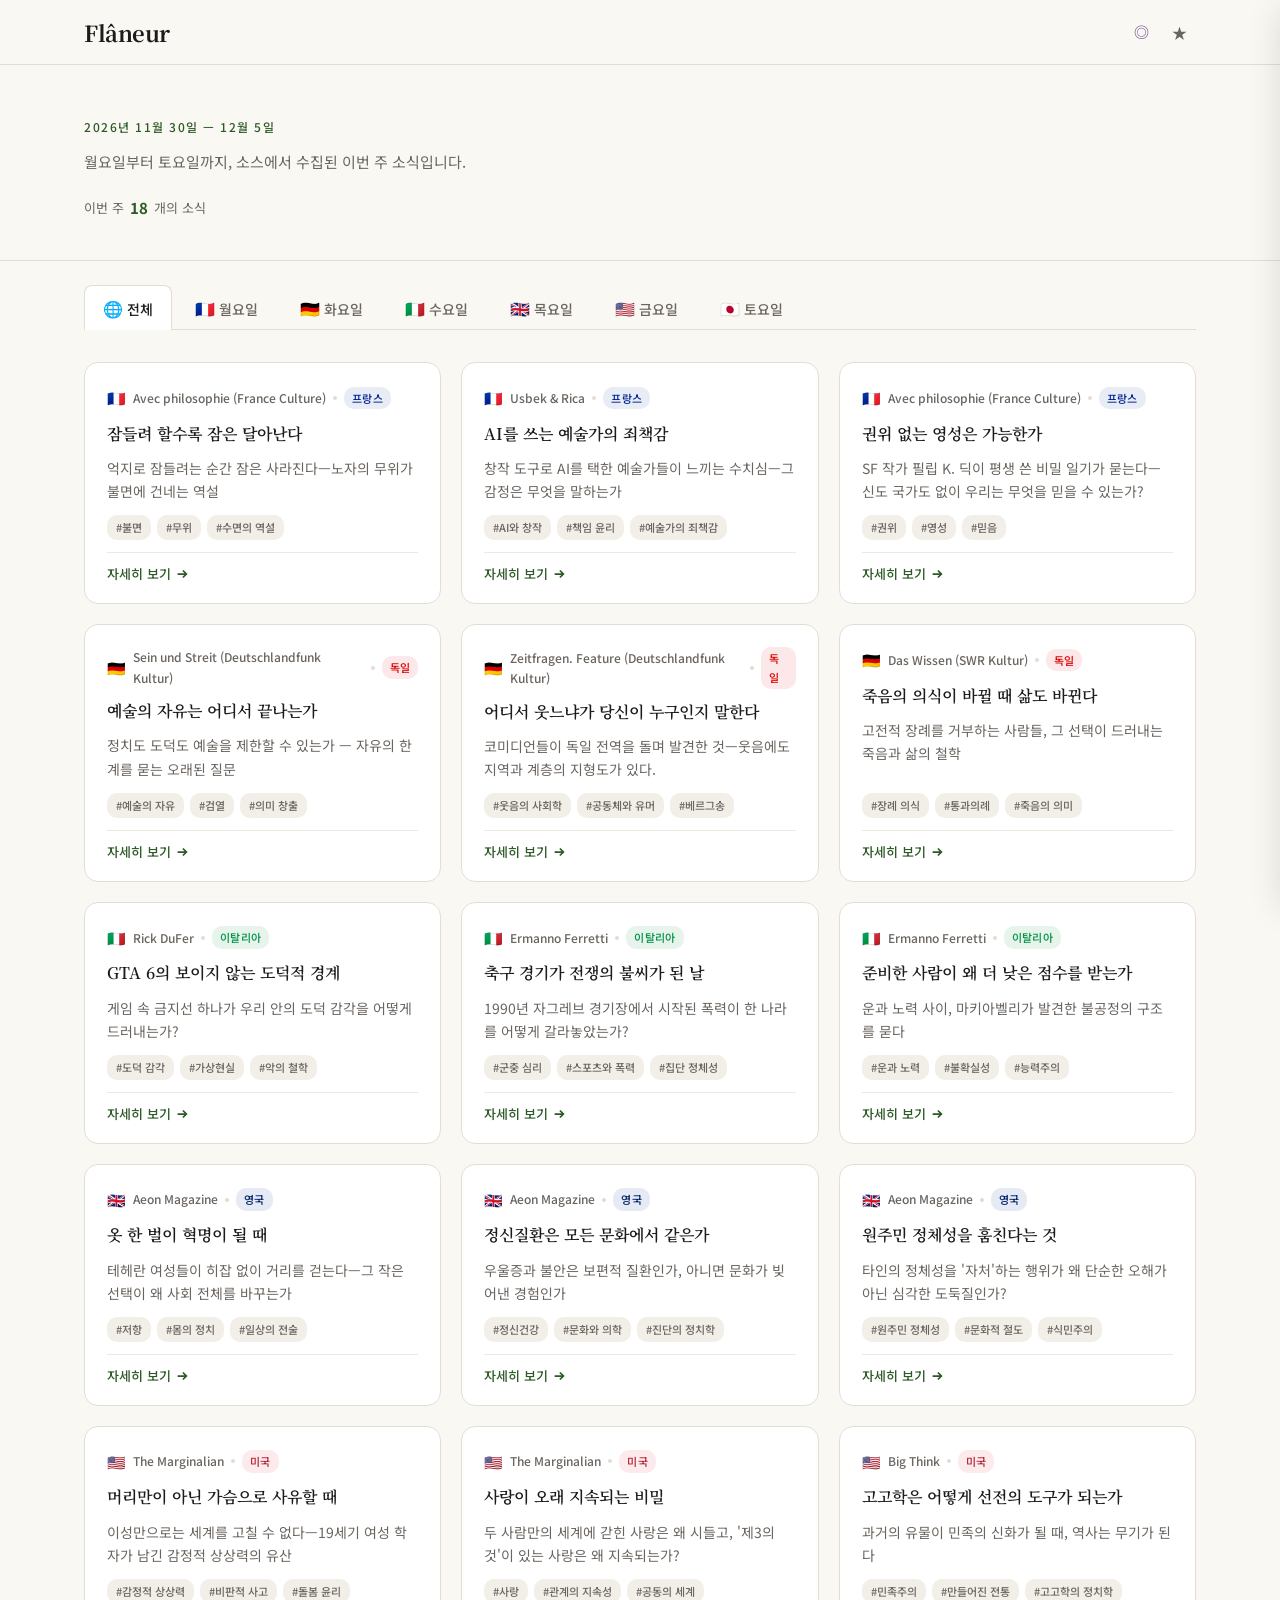
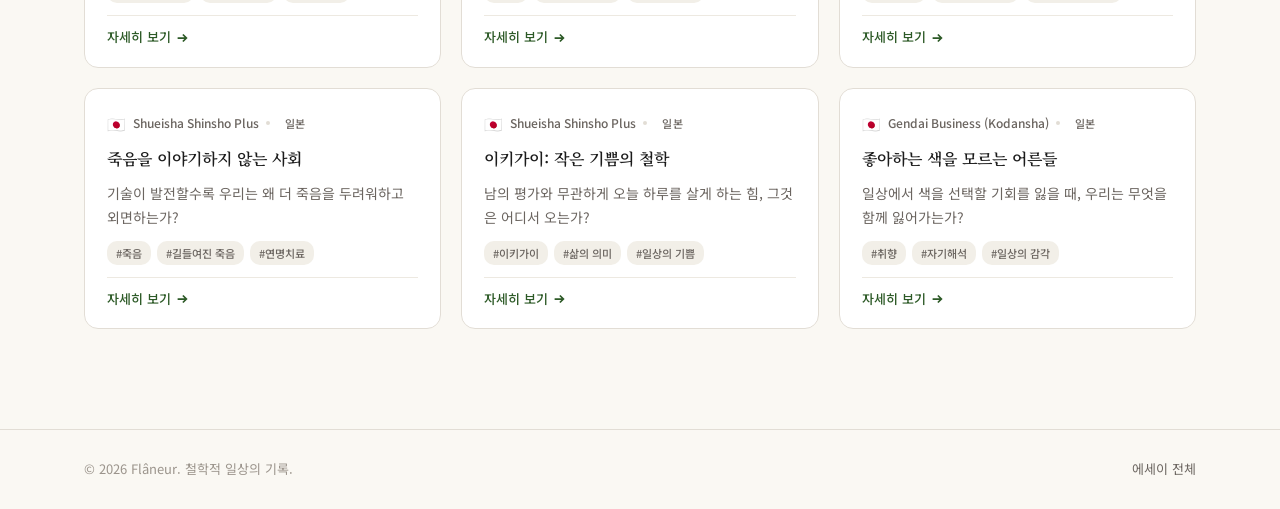
<file: index.html>
<!DOCTYPE html>
<html lang="ko">
<head>
  <meta charset="UTF-8">
  <meta name="viewport" content="width=device-width, initial-scale=1.0">
  <title>Flâneur — 철학적 일상의 기록</title>
  <meta name="description" content="일상과 철학이 만나는 곳. 월요일부터 토요일까지, 소스에서 수집된 이번 주 소식.">
  <link rel="stylesheet" href="css/style.css">
</head>
<body>

<!-- ── 헤더 ── -->
<header class="site-header">
  <div class="container">
    <button class="site-logo" id="logo-btn">
      <span class="site-logo__kr">Flâneur</span>
    </button>

    <nav class="site-nav" id="nav-main">
      <a href="essay.html" class="nav-link nav-icon-btn nav-link--essay" data-tooltip="에세이">◎</a>
      <button id="nav-saved" class="nav-link nav-icon-btn" data-tooltip="저장함">★</button>
    </nav>
  </div>
</header>

<!-- ══════════════════════════════════════════
     주간 피드 (초기 화면)
══════════════════════════════════════════ -->
<div id="feed-view">

  <!-- 히어로 -->
  <section class="hero">
    <div class="container">
      <div class="hero__week" id="hero-week"></div>
      <h1 class="hero__theme" id="hero-theme"></h1>
      <p class="hero__sub">월요일부터 토요일까지, 소스에서 수집된 이번 주 소식입니다.</p>
      <div class="hero__meta">
        <span class="hero__count" id="hero-count"></span>
        <button class="saved-badge" id="saved-badge" style="display:none">
          <span>★</span><span>저장한 내용</span>
          <span class="count">0</span><span>개</span>
        </button>
      </div>
    </div>
  </section>

  <main>
    <div class="container">
      <!-- 요일 탭 -->
      <div class="day-tabs">
        <div class="day-tabs__list" id="day-tabs"></div>
      </div>

      <!-- 뉴스 그리드 -->
      <section class="news-section">
        <div class="news-grid" id="news-grid">
          <div class="empty-state">
            <div class="empty-state__icon">⏳</div>
            <div class="empty-state__text">소식을 불러오는 중입니다…</div>
          </div>
        </div>
      </section>

    </div>
  </main>

</div><!-- /feed-view -->


<!-- ── 뉴스 모달 ── -->
<div class="modal-overlay" id="modal-overlay" role="dialog" aria-modal="true">
  <div class="modal">
    <button class="modal-close" id="modal-close">✕</button>
    <div class="modal-meta">
      <span class="modal-day"></span>
      <span style="color:var(--border)">·</span>
      <span class="modal-source"></span>
    </div>
    <h2 class="modal-title"></h2>
    <div class="modal-body"></div>
    <div class="modal-actions">
      <button class="btn btn--primary" id="modal-source-btn">원문 보기 →</button>
      <button class="btn btn--ghost" onclick="document.getElementById('modal-overlay').classList.remove('open');document.body.style.overflow=''">닫기</button>
    </div>
  </div>
</div>

<!-- ── 구절 저장 툴팁 ── -->
<div class="clip-tooltip" id="clip-tooltip" style="display:none">
  <button id="clip-save-btn">✦ 구절 저장</button>
</div>

<!-- ── 저장함 패널 ── -->
<aside class="saved-panel" id="saved-panel">
  <div class="saved-panel__header">
    <h2 class="saved-panel__title">저장한 내용</h2>
    <button class="modal-close" id="saved-panel-close">✕</button>
  </div>
  <div class="saved-panel__body" id="saved-panel-body">
    <div class="saved-empty">아직 저장한 내용이 없습니다.</div>
  </div>
  <div class="saved-panel__footer">
    <a href="saved.html" class="btn btn--outline" style="width:100%;justify-content:center">저장 목록 전체 보기</a>
  </div>
</aside>

<!-- ── 푸터 ── -->
<footer class="site-footer">
  <div class="container">
    <p class="footer-copy">© 2026 Flâneur. 철학적 일상의 기록.</p>
    <nav class="footer-nav">
      <a href="essay.html">에세이 전체</a>
    </nav>
  </div>
</footer>

<div class="toast" id="toast"></div>

<script src="js/main.js"></script>
</body>
</html>
</file>
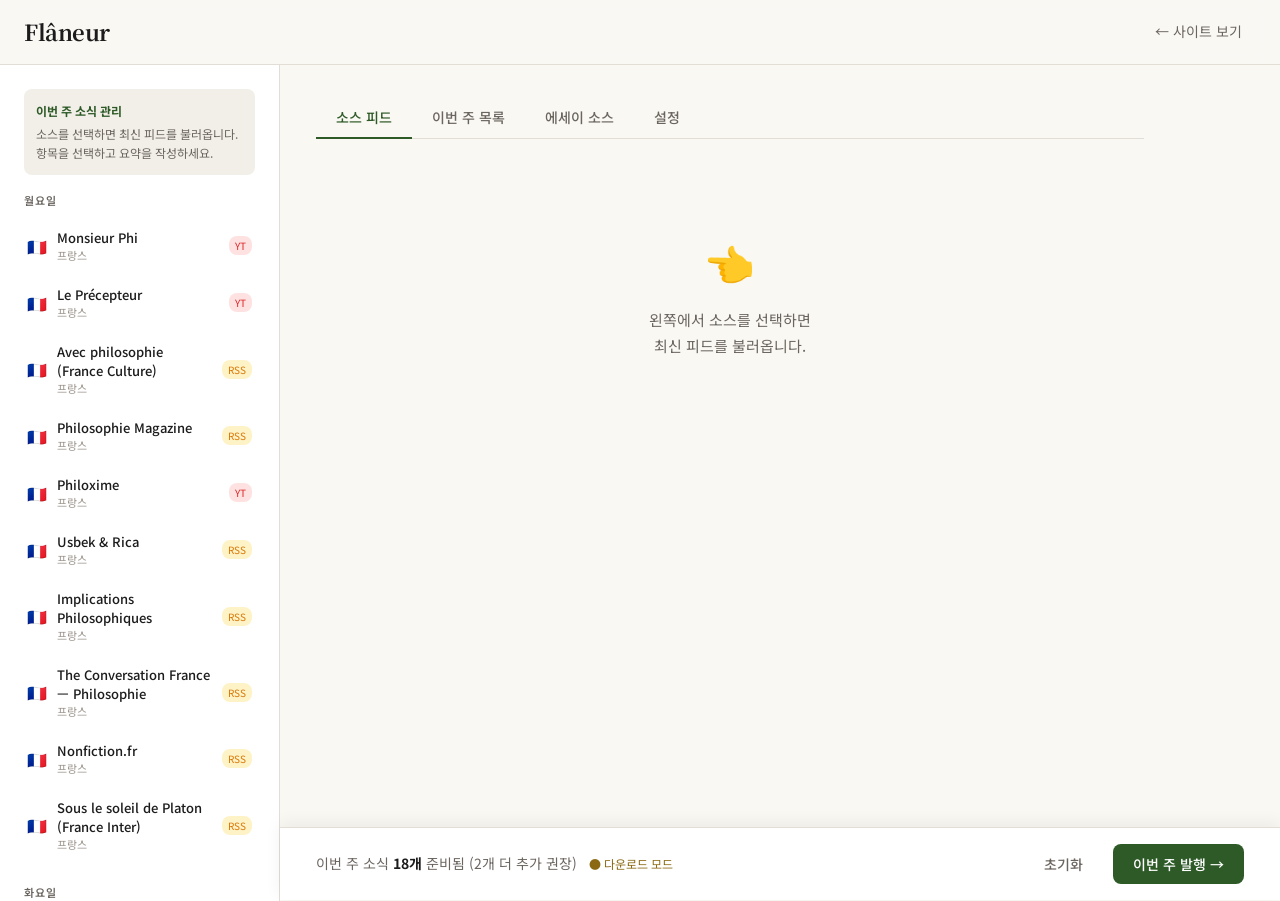
<file: admin.html>
<!DOCTYPE html>
<html lang="ko">
<head>
  <meta charset="UTF-8">
  <meta name="viewport" content="width=device-width, initial-scale=1.0">
  <title>관리자 패널 — Flâneur</title>
  <link rel="stylesheet" href="css/style.css">
  <link rel="stylesheet" href="css/admin.css">
</head>
<body>

<!-- ── 헤더 ── -->
<header class="site-header">
  <div class="container" style="max-width:100%">
    <a href="index.html" class="site-logo">
      <span class="site-logo__kr">Flâneur</span>
    </a>
    <nav class="site-nav">
      <a href="index.html" class="nav-link">← 사이트 보기</a>
    </nav>
  </div>
</header>

<!-- ── 관리자 레이아웃 ── -->
<div class="admin-layout">

  <!-- 왼쪽 사이드바: 소스 목록 -->
  <aside class="admin-sidebar">
    <div class="admin-week-info">
      <strong>이번 주 소식 관리</strong>
      소스를 선택하면 최신 피드를 불러옵니다. 항목을 선택하고 요약을 작성하세요.
    </div>
    <div id="source-list"></div>
  </aside>

  <!-- 오른쪽 메인 -->
  <div style="display:flex;flex-direction:column;min-height:calc(100vh - 64px)">
    <div class="admin-main" style="flex:1">

      <!-- 탭 -->
      <div class="admin-tabs">
        <button class="admin-tab active" data-tab="feed">소스 피드</button>
        <button class="admin-tab" data-tab="week">이번 주 목록</button>
        <button class="admin-tab" data-tab="essay">에세이 소스</button>
        <button class="admin-tab" data-tab="settings">설정</button>
      </div>

      <!-- ── 피드 탭 ── -->
      <div data-panel="feed">
        <div id="feed-area">
          <div class="empty-state" style="padding:60px 20px">
            <div class="empty-state__icon">👈</div>
            <div class="empty-state__text">왼쪽에서 소스를 선택하면<br>최신 피드를 불러옵니다.</div>
          </div>
        </div>
      </div>

      <!-- ── 이번 주 목록 탭 ── -->
      <div data-panel="week" style="display:none">
        <div style="margin-bottom:28px">
          <h2 style="font-family:var(--font-serif);font-size:20px;font-weight:700;margin-bottom:20px">주간 설정</h2>
          <div class="form-row">
            <div class="form-group">
              <label class="form-label">이번 주 주제 *</label>
              <input type="text" class="form-input" id="meta-theme"
                placeholder="예: 욕망과 절제: 우리는 왜 멈추지 못하는가">
            </div>
            <div class="form-group">
              <label class="form-label">날짜 범위 *</label>
              <input type="text" class="form-input" id="meta-week"
                placeholder="예: 2026년 4월 6일 — 10일">
            </div>
          </div>
        </div>

        <div class="week-items">
          <div class="week-items__header">
            <span class="week-items__title">추가된 소식</span>
            <span class="week-items__count" id="week-items-count">0개</span>
          </div>
          <div id="week-items-list"></div>
        </div>
      </div>

      <!-- ── 에세이 소스 탭 ── -->
      <div data-panel="essay" style="display:none">
        <h2 style="font-family:var(--font-serif);font-size:20px;font-weight:700;margin-bottom:8px">에세이 소스 제안</h2>
        <p style="font-size:13px;color:var(--text-muted);margin-bottom:24px;line-height:1.7">
          에세이는 운영자가 직접 작성합니다. 이 목록은 매년 <strong>1월</strong>과 <strong>7월</strong>에 자동 갱신되는
          국제 철학·인문 에세이 사이트의 최신 글 추천입니다.<br>
          참고 소스를 읽고 영감을 얻어 <a href="write.html" style="color:var(--accent)">에세이 작성 →</a>
        </p>
        <div id="essay-suggestions-panel">
          <p style="font-size:13px;color:var(--text-muted)">불러오는 중…</p>
        </div>
      </div>

      <!-- ── 설정 탭 ── -->
      <div data-panel="settings" style="display:none">
        <h2 style="font-family:var(--font-serif);font-size:20px;font-weight:700;margin-bottom:24px">설정</h2>

        <!-- 피드 수집 상태 -->
        <div style="margin-bottom:36px">
          <h3 style="font-size:16px;font-weight:600;margin-bottom:12px">피드 수집 상태</h3>
          <div style="background:var(--bg-subtle);border-radius:var(--radius);padding:16px 18px;margin-bottom:12px;font-size:13px;line-height:1.8;color:var(--text-muted)">
            GitHub Actions가 <strong style="color:var(--text)">매일 오전 9시</strong>에 자동으로 모든 소스 피드를 수집합니다.<br>
            수집된 데이터는 <code style="background:var(--bg);padding:1px 5px;border-radius:3px">data/feeds/</code> 폴더에 저장되며, 관리자 패널이 이를 우선 사용합니다.<br>
            GitHub Actions 탭에서 수동 실행도 가능합니다.
          </div>
          <div id="feed-summary-panel" style="display:flex;flex-direction:column;gap:8px">
            <p style="font-size:13px;color:var(--text-muted)">피드 상태 불러오는 중…</p>
          </div>
          <div style="margin-top:14px;display:flex;gap:10px;align-items:center;flex-wrap:wrap">
            <button class="btn btn--outline" id="refresh-feeds-btn">↻ 피드 상태 새로고침</button>
            <span style="font-size:12px;color:var(--text-muted)">
              GitHub Actions 수동 실행:
              <a id="gh-actions-link" href="#" target="_blank" style="color:var(--accent)">Actions 탭 열기 →</a>
            </span>
          </div>
        </div>

        <!-- YouTube API 키 -->
        <div style="margin-bottom:36px">
          <h3 style="font-size:16px;font-weight:600;margin-bottom:12px">YouTube Data API v3 키 (선택)</h3>
          <div class="api-notice">
            <strong>API 키 없이도 사용 가능합니다.</strong> YouTube RSS 피드로 최신 영상 목록을 불러올 수 있습니다.<br><br>
            API 키를 입력하면 <strong>영상 검색 및 전체 설명 가져오기</strong>가 가능합니다.
            API 키는 <a href="https://console.cloud.google.com" target="_blank">Google Cloud Console</a>에서 발급받으세요.
            (YouTube Data API v3 활성화 필요, 무료 할당량: 10,000 유닛/일)
            <div class="api-key-form">
              <input type="password" class="api-key-input" id="yt-api-key"
                placeholder="AIza...">
              <button class="api-key-btn" id="save-api-btn">저장</button>
            </div>
          </div>
        </div>

        <!-- 운영자 PIN 설정 -->
        <div style="margin-bottom:36px">
          <h3 style="font-size:16px;font-weight:600;margin-bottom:6px">운영자 PIN 변경</h3>
          <p style="font-size:13px;color:var(--text-muted);margin-bottom:14px">
            메인 페이지 로고를 3번 클릭하면 PIN을 입력해 운영자 모드로 전환됩니다.<br>
            기본값은 <code style="background:var(--bg);padding:2px 6px;border-radius:4px">0000</code>입니다. 변경하려면 새 PIN을 입력하고 저장하세요.
          </p>
          <div style="display:flex;gap:12px;align-items:flex-end;flex-wrap:wrap">
            <div class="form-group" style="margin-bottom:0">
              <label class="form-label">현재 PIN</label>
              <input type="password" class="form-input" id="pin-current"
                placeholder="현재 PIN" maxlength="8" style="width:160px;letter-spacing:4px;text-align:center">
            </div>
            <div class="form-group" style="margin-bottom:0">
              <label class="form-label">새 PIN</label>
              <input type="password" class="form-input" id="pin-new"
                placeholder="새 PIN" maxlength="8" style="width:160px;letter-spacing:4px;text-align:center">
            </div>
            <div class="form-group" style="margin-bottom:0">
              <label class="form-label">새 PIN 확인</label>
              <input type="password" class="form-input" id="pin-confirm"
                placeholder="새 PIN 재입력" maxlength="8" style="width:160px;letter-spacing:4px;text-align:center">
            </div>
            <button class="btn btn--primary" id="save-pin-btn" style="background:var(--accent);margin-bottom:1px">PIN 변경</button>
          </div>
          <p id="pin-change-status" style="font-size:13px;margin-top:10px;min-height:18px"></p>
        </div>

        <!-- GitHub 배포 설정 -->
        <div style="margin-bottom:36px">
          <h3 style="font-size:16px;font-weight:600;margin-bottom:6px">GitHub Pages 배포 설정</h3>
          <p style="font-size:13px;color:var(--text-muted);margin-bottom:14px">
            설정하면 "이번 주 발행" 버튼 클릭 한 번으로 사이트가 자동 업데이트됩니다.<br>
            설정하지 않으면 JSON 파일 다운로드 → 수동 업로드 방식으로 작동합니다.
          </p>
          <div class="api-notice" style="background:#f0f6ef;border-color:#a8d5a0;color:#2a5a24">
            <strong>GitHub Personal Access Token 발급 방법</strong><br>
            GitHub → Settings → Developer settings → Personal access tokens → Tokens (classic)<br>
            → Generate new token → <code style="background:#fff;padding:1px 5px;border-radius:3px">repo</code> 권한 체크 → 생성
          </div>
          <div style="display:grid;grid-template-columns:1fr 1fr;gap:14px;margin-bottom:12px">
            <div class="form-group" style="margin-bottom:0">
              <label class="form-label">GitHub 사용자명</label>
              <input type="text" class="form-input" id="gh-owner" placeholder="예: username">
            </div>
            <div class="form-group" style="margin-bottom:0">
              <label class="form-label">저장소 이름</label>
              <input type="text" class="form-input" id="gh-repo" placeholder="예: flaneur">
            </div>
          </div>
          <div class="form-group" style="margin-bottom:12px">
            <label class="form-label">Personal Access Token</label>
            <input type="password" class="form-input" id="gh-token" placeholder="ghp_...">
          </div>
          <div style="display:flex;align-items:center;gap:10px;flex-wrap:wrap">
            <button class="btn btn--primary" id="save-gh-btn" style="background:var(--accent)">설정 저장</button>
            <button class="btn btn--outline" id="gh-test-btn">연결 테스트</button>
            <span id="gh-status" style="font-size:13px;color:var(--text-muted)"></span>
          </div>
        </div>

        <!-- 소스 목록 안내 -->
        <div style="margin-bottom:36px">
          <h3 style="font-size:16px;font-weight:600;margin-bottom:12px">등록된 소스</h3>
          <div id="sources-table" style="display:flex;flex-direction:column;gap:8px"></div>
        </div>

        <!-- 사용 방법 -->
        <div style="margin-bottom:36px">
          <h3 style="font-size:16px;font-weight:600;margin-bottom:12px">사용 방법</h3>
          <div style="background:var(--bg-subtle);border-radius:var(--radius);padding:20px;font-size:14px;line-height:2;color:var(--text-muted)">
            <strong style="color:var(--text);display:block;margin-bottom:8px">매주 콘텐츠 업데이트 과정</strong>
            1. 왼쪽 소스 목록에서 채널을 선택합니다.<br>
            2. 피드에서 이번 주 다룰 영상/글을 선택합니다.<br>
            3. 한 줄 요약과 30~50줄 상세 설명을 작성합니다.<br>
            4. "이번 주 소식에 추가" 버튼을 클릭합니다.<br>
            5. 20개 내외 추가 후 하단 "이번 주 발행" 버튼을 클릭합니다.<br>
            6. GitHub 설정이 되어 있으면 즉시 반영, 없으면 JSON 다운로드 후 <code style="background:var(--bg);padding:2px 6px;border-radius:4px">data/</code> 폴더에 교체합니다.<br><br>
            <strong style="color:var(--text)">📌 피드가 안 불러와질 때</strong><br>
            CORS 제한으로 인해 일부 피드는 직접 입력만 가능합니다.<br>
            "직접 입력하기" 버튼을 이용해 원소스 URL과 내용을 직접 입력하세요.
          </div>
        </div>
      </div>

    </div>

    <!-- ── 하단 발행 바 ── -->
    <div class="publish-bar">
      <div class="publish-bar__info" id="publish-info">
        이번 주 소식 <strong>0개</strong> 준비됨
      </div>
      <div class="publish-bar__actions">
        <button class="btn btn--ghost" id="reset-btn">초기화</button>
        <button class="btn btn--primary" id="publish-btn">
          이번 주 발행 →
        </button>
      </div>
    </div>
  </div>
</div>

<div class="toast" id="toast"></div>

<script src="js/admin.js"></script>
<script>
// 설정 탭 소스 테이블 렌더링
document.addEventListener('DOMContentLoaded', () => {
  fetch('data/sources.json?v=' + Date.now())
    .then(r => r.json())
    .then(d => {
      const container = document.getElementById('sources-table');
      if (!container) return;
      d.sources.forEach(src => {
        const el = document.createElement('div');
        el.style.cssText = 'display:flex;align-items:center;gap:12px;padding:10px 14px;background:var(--bg-card);border:1px solid var(--border);border-radius:var(--radius);font-size:13px';
        el.innerHTML = `
          <span style="font-size:18px">${src.flag}</span>
          <span style="font-weight:500;min-width:120px">${src.name}</span>
          <span style="color:var(--text-muted);min-width:60px">${src.countryLabel}</span>
          <span style="color:var(--text-light);min-width:60px">${{monday:'월요일',tuesday:'화요일',wednesday:'수요일',thursday:'목요일',friday:'금요일',saturday:'토요일'}[src.day]}</span>
          <span style="background:${src.type==='youtube'?'#fee2e2':'#fef3c7'};color:${src.type==='youtube'?'#dc2626':'#d97706'};padding:2px 8px;border-radius:8px;font-size:11px;font-weight:500">
            ${src.type === 'youtube' ? 'YouTube' : 'RSS'}
          </span>
          <a href="${src.url}" target="_blank" style="color:var(--accent);font-size:12px;margin-left:auto">바로가기 →</a>
        `;
        container.appendChild(el);
      });
    });
});
</script>
</body>
</html>
</file>
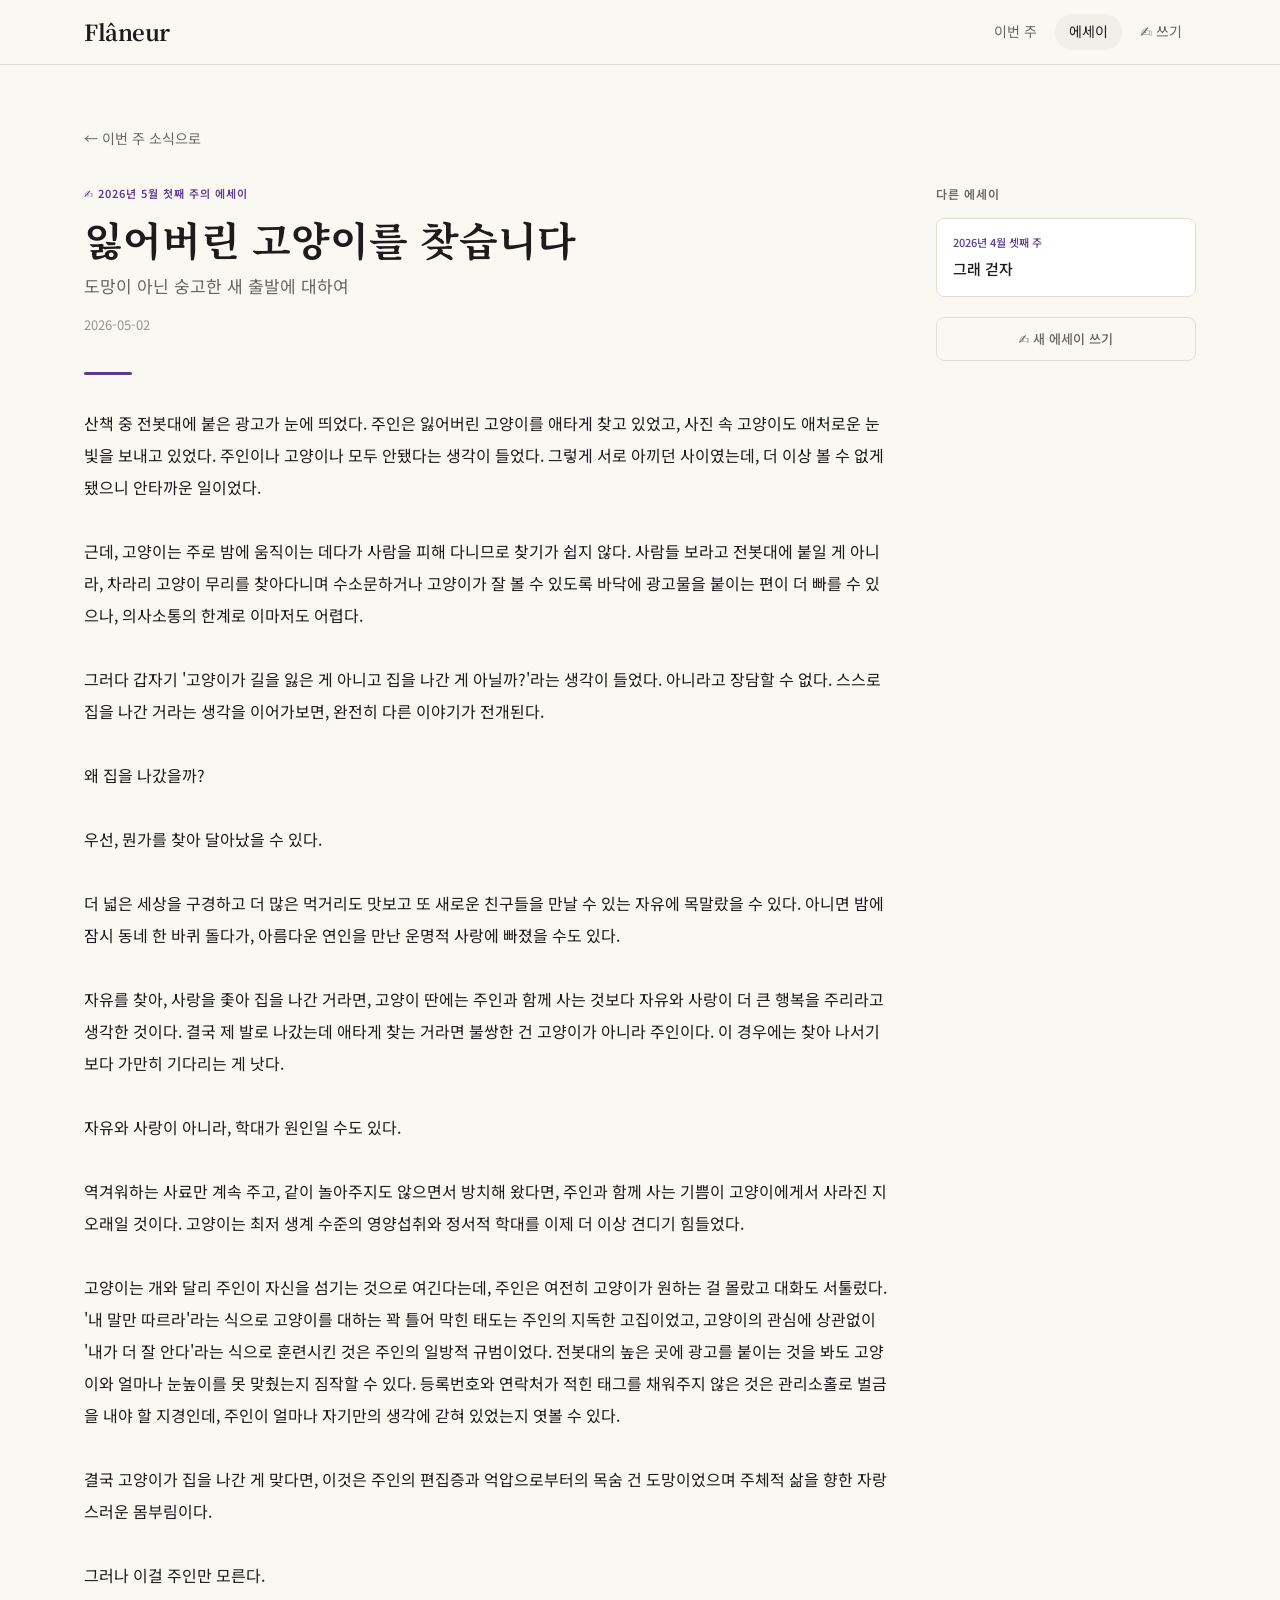
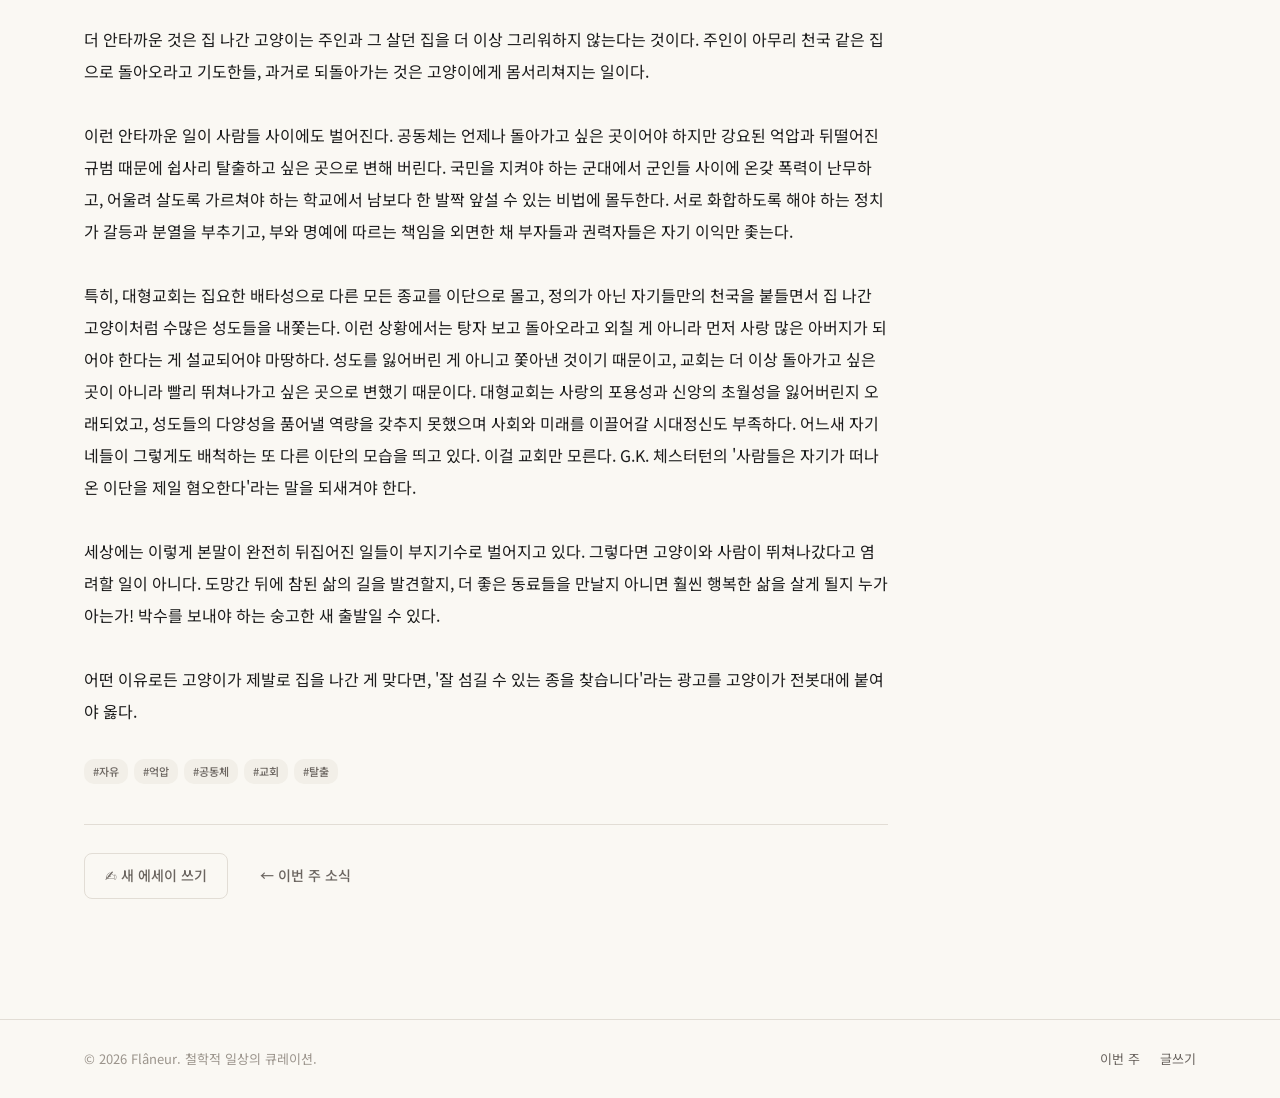
<file: essay.html>
<!DOCTYPE html>
<html lang="ko">
<head>
  <meta charset="UTF-8">
  <meta name="viewport" content="width=device-width, initial-scale=1.0">
  <title>에세이 — Flâneur</title>
  <link rel="stylesheet" href="css/style.css">
  <style>
    .essay-list-item {
      display: block;
      padding: 14px 16px;
      border: 1px solid var(--border);
      border-radius: var(--radius);
      margin-bottom: 10px;
      transition: var(--transition);
      background: var(--bg-card);
    }
    .essay-list-item:hover {
      border-color: #d4c8f0;
      background: #f8f5fd;
    }
    .essay-list-item__label {
      font-size: 11px; color: var(--essay);
      font-weight: 500; margin-bottom: 4px;
    }
    .essay-list-item__title {
      font-size: 15px; font-weight: 500; color: var(--text);
    }
    .essay-sidebar {
      position: sticky; top: 80px;
    }
    .essay-sidebar__title {
      font-size: 12px; font-weight: 600;
      text-transform: uppercase; letter-spacing: 1px;
      color: var(--text-muted); margin-bottom: 14px;
    }
    .essay-layout {
      display: grid;
      grid-template-columns: 1fr 260px;
      gap: 48px;
      align-items: start;
    }
    @media (max-width: 900px) {
      .essay-layout { grid-template-columns: 1fr; }
      .essay-sidebar { position: static; }
    }
  </style>
</head>
<body>

<!-- ── 헤더 ── -->
<header class="site-header">
  <div class="container">
    <a href="index.html" class="site-logo">
      <span class="site-logo__kr">Flâneur</span>
    </a>
    <nav class="site-nav">
      <a href="index.html" class="nav-link">이번 주</a>
      <a href="essay.html" class="nav-link nav-link--essay active">에세이</a>
      <a href="write.html" class="nav-link">✍ 쓰기</a>
    </nav>
  </div>
</header>

<!-- ── 에세이 본문 ── -->
<main class="essay-page">
  <div class="container">
    <button class="essay-back" id="back-btn">
      ← 이번 주 소식으로
    </button>

    <div class="essay-layout">
      <!-- 본문 -->
      <article>
        <header class="essay-header">
          <div class="essay-header__label" id="essay-label"></div>
          <h1 class="essay-header__title" id="essay-title">불러오는 중…</h1>
          <p class="essay-header__subtitle" id="essay-subtitle"></p>
          <div class="essay-header__meta" id="essay-meta"></div>
        </header>

        <div class="essay-divider"></div>

        <div class="essay-body" id="essay-body"></div>

        <div class="card-tags" id="essay-tags" style="margin-top:32px"></div>

        <div style="margin-top:40px;padding-top:28px;border-top:1px solid var(--border);display:flex;gap:12px;flex-wrap:wrap">
          <a href="write.html" class="btn btn--outline">✍ 새 에세이 쓰기</a>
          <a href="index.html" class="btn btn--ghost">← 이번 주 소식</a>
        </div>
      </article>

      <!-- 사이드바: 다른 에세이 -->
      <aside class="essay-sidebar">
        <div class="essay-sidebar__title">다른 에세이</div>
        <div id="essay-list">
          <p style="color:var(--text-muted);font-size:13px;">불러오는 중…</p>
        </div>
        <div style="margin-top:20px">
          <a href="write.html" class="btn btn--outline" style="width:100%;justify-content:center;font-size:13px">
            ✍ 새 에세이 쓰기
          </a>
        </div>
      </aside>
    </div>
  </div>
</main>

<!-- ── 푸터 ── -->
<footer class="site-footer">
  <div class="container">
    <p class="footer-copy">© 2026 Flâneur. 철학적 일상의 큐레이션.</p>
    <nav class="footer-nav">
      <a href="index.html">이번 주</a>
      <a href="write.html">글쓰기</a>
    </nav>
  </div>
</footer>

<script src="js/essay.js"></script>
</body>
</html>
</file>
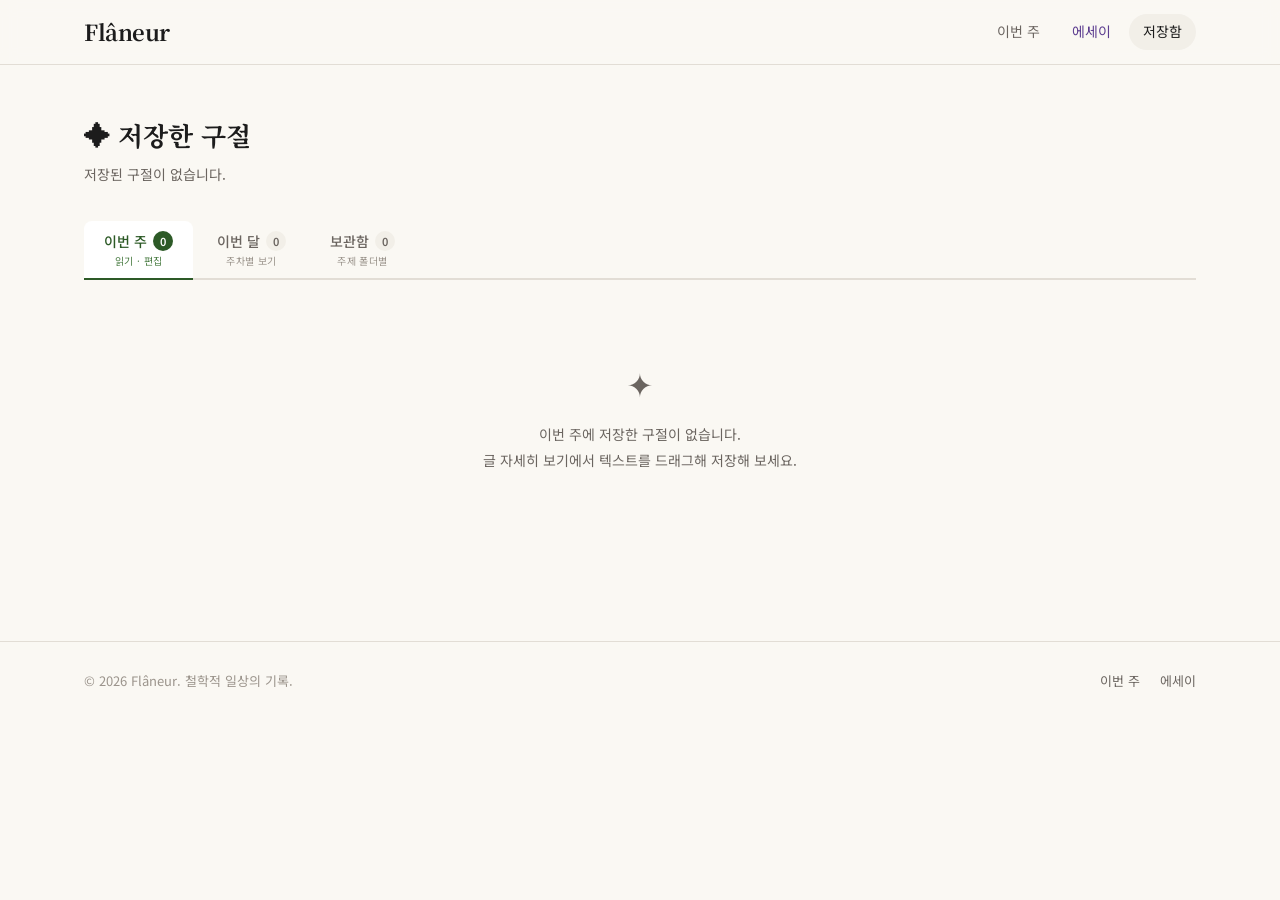
<file: saved.html>
<!DOCTYPE html>
<html lang="ko">
<head>
  <meta charset="UTF-8">
  <meta name="viewport" content="width=device-width, initial-scale=1.0">
  <title>저장함 — Flâneur</title>
  <link rel="stylesheet" href="css/style.css">
  <style>
    /* ── 페이지 레이아웃 ── */
    .saved-page { padding: 48px 0 80px; }
    .saved-page__header { margin-bottom: 32px; }
    .saved-page__title {
      font-family: var(--font-serif);
      font-size: 26px; font-weight: 700;
      margin-bottom: 6px;
    }
    .saved-page__sub { font-size: 14px; color: var(--text-muted); }

    /* ── 탭 ── */
    .shelf-tabs {
      display: flex;
      gap: 4px;
      border-bottom: 2px solid var(--border);
      margin-bottom: 28px;
    }
    .shelf-tab {
      padding: 10px 20px;
      font-size: 14px; font-weight: 500;
      color: var(--text-muted);
      border-radius: var(--radius) var(--radius) 0 0;
      transition: var(--transition);
      position: relative;
      bottom: -2px;
      border-bottom: 2px solid transparent;
      display: flex; flex-direction: column; align-items: center; gap: 2px;
    }
    .shelf-tab:hover { color: var(--text); background: var(--bg-subtle); }
    .shelf-tab.active {
      color: var(--accent);
      border-bottom-color: var(--accent);
      background: var(--bg-card);
    }
    .shelf-tab__label { display: flex; align-items: center; gap: 6px; }
    .shelf-count {
      display: inline-flex;
      align-items: center; justify-content: center;
      min-width: 20px; height: 20px;
      background: var(--bg-subtle);
      border-radius: 10px;
      font-size: 11px; font-weight: 600;
      padding: 0 6px;
      color: var(--text-muted);
    }
    .shelf-tab.active .shelf-count {
      background: var(--accent);
      color: #fff;
    }
    .shelf-tab__sub {
      font-size: 10px;
      color: var(--text-light);
      font-weight: 400;
      letter-spacing: 0.04em;
    }
    .shelf-tab.active .shelf-tab__sub { color: var(--accent-lt); }

    /* ── 탭 패널 ── */
    .shelf-panel { display: none; }
    .shelf-panel.active { display: block; }

    /* ── 섹션 구분 (주차/월별) ── */
    .clip-section { margin-bottom: 36px; }
    .clip-section__header {
      display: flex; align-items: center; gap: 12px;
      margin-bottom: 16px;
      padding-bottom: 10px;
      border-bottom: 1px solid var(--border-lt);
    }
    .clip-section__label {
      font-family: var(--font-serif);
      font-size: 15px; font-weight: 600;
      color: var(--text);
    }
    .clip-section__badge {
      font-size: 11px; color: var(--text-light);
      background: var(--bg-subtle);
      padding: 2px 8px; border-radius: 10px;
    }

    /* ── 클립 카드 그리드 ── */
    .clip-grid {
      display: grid;
      grid-template-columns: repeat(auto-fill, minmax(300px, 1fr));
      gap: 16px;
    }
    .clip-card {
      background: #fffdf6;
      border: 1px solid var(--gold-lt);
      border-radius: var(--radius-lg);
      padding: 20px 22px;
      transition: var(--transition);
      position: relative;
    }
    .clip-card--editable { cursor: pointer; }
    .clip-card--editable:hover { box-shadow: var(--shadow); transform: translateY(-2px); }
    .clip-card.editing { cursor: default; transform: none !important; box-shadow: none !important; }
    .clip-card__meta {
      font-size: 11px; color: var(--text-light);
      margin-bottom: 10px; letter-spacing: 0.02em;
      display: flex; align-items: center; gap: 6px; flex-wrap: wrap;
      padding-right: 34px;   /* 우상단 ✕ 버튼과 카테고리 배지가 겹치지 않도록 공간 확보 */
    }
    .clip-card__category {
      display: inline-flex; align-items: center;
      font-size: 10px; font-weight: 600;
      padding: 2px 7px; border-radius: 8px;
      background: #f0ebf8; color: var(--essay);
      margin-left: auto;
    }
    .clip-card__text {
      font-size: 15px; color: var(--text);
      line-height: 1.75; font-style: italic;
      border-left: 3px solid var(--gold);
      padding-left: 14px;
      margin: 0 0 12px;
      word-break: keep-all; overflow-wrap: break-word;
    }
    .clip-card__title {
      font-size: 12px; color: var(--text-muted);
      word-break: keep-all; overflow-wrap: break-word;
    }
    .clip-card__actions {
      position: absolute; top: 14px; right: 14px;
      display: flex; gap: 6px;
    }
    .clip-card__remove {
      width: 26px; height: 26px; border-radius: 50%;
      background: var(--bg-subtle); color: var(--text-light);
      display: flex; align-items: center; justify-content: center;
      font-size: 11px; transition: var(--transition);
    }
    .clip-card__remove:hover { background: #fee2e2; color: #dc2626; }

    /* ── 인라인 편집 ── */
    .clip-card__textarea {
      width: 100%; box-sizing: border-box;
      font-family: inherit;
      font-size: 15px; color: var(--text);
      background: var(--bg-subtle);
      border: 1px solid var(--accent);
      border-radius: var(--radius);
      padding: 10px 14px;
      resize: vertical;
      line-height: 1.75;
      min-height: 120px;
      margin-bottom: 12px;
      transition: border-color 0.15s;
    }
    .clip-card__textarea:focus { outline: none; }
    .clip-card__edit-actions {
      display: flex; gap: 8px; justify-content: flex-end;
      margin-top: 4px;
    }
    .clip-card__save {
      padding: 6px 16px;
      background: var(--accent); color: #fff;
      border-radius: var(--radius);
      font-size: 13px; font-weight: 600;
      cursor: pointer;
    }
    .clip-card__cancel {
      padding: 6px 14px;
      background: var(--bg-subtle);
      border: 1px solid var(--border);
      border-radius: var(--radius);
      font-size: 13px; color: var(--text-muted);
      cursor: pointer;
    }

    /* ── 전체 탭 — 카테고리 인덱스 ── */
    .category-grid {
      display: grid;
      grid-template-columns: repeat(auto-fill, minmax(220px, 1fr));
      gap: 14px;
    }
    .category-card {
      position: relative;
      display: flex; flex-direction: column;
      align-items: flex-start; gap: 6px;
      padding: 22px 24px;
      background: var(--bg-card);
      border: 1px solid var(--border);
      border-radius: var(--radius-lg);
      text-align: left; cursor: pointer;
      transition: var(--transition);
    }
    .category-card:hover {
      background: #f8f4ff;
      border-color: #c4b8e8;
      transform: translateY(-2px);
      box-shadow: var(--shadow);
    }
    .category-card__label {
      font-family: var(--font-serif);
      font-size: 16px; font-weight: 600;
      color: var(--text);
    }
    .category-card__count {
      font-size: 12px; color: var(--text-muted);
    }
    .category-card__arrow {
      position: absolute; top: 22px; right: 22px;
      color: var(--text-light); font-size: 16px;
      transition: transform 0.2s;
    }
    .category-card:hover .category-card__arrow {
      transform: translateX(3px);
      color: var(--essay);
    }

    /* ── 전체 탭 — 카테고리 상세 ── */
    .category-detail__header {
      display: flex; align-items: center; gap: 14px;
      margin-bottom: 24px;
      padding-bottom: 14px;
      border-bottom: 1px solid var(--border);
      flex-wrap: wrap;
    }
    .category-back {
      padding: 6px 14px;
      background: var(--bg-subtle);
      border: 1px solid var(--border);
      border-radius: var(--radius);
      font-size: 13px; color: var(--text-muted);
      cursor: pointer;
      transition: var(--transition);
    }
    .category-back:hover {
      background: var(--border-lt);
      color: var(--text);
    }
    .category-detail__title {
      font-family: var(--font-serif);
      font-size: 20px; font-weight: 700;
      color: var(--text); margin: 0;
    }
    .category-detail__count {
      font-size: 12px; color: var(--text-light);
      background: var(--bg-subtle);
      padding: 2px 10px; border-radius: 10px;
    }

    /* ── 전체 탭 — 월별 서브그룹 ── */
    .month-sub {
      margin-bottom: 20px;
    }
    .month-sub__label {
      font-size: 12px; color: var(--text-light);
      letter-spacing: 0.04em;
      margin-bottom: 10px;
      padding-left: 2px;
    }

    /* ── 빈 상태 ── */
    .empty-state {
      text-align: center;
      padding: 48px 24px;
      color: var(--text-muted);
    }
    .empty-state__icon { font-size: 32px; margin-bottom: 12px; }
    .empty-state__text { font-size: 14px; line-height: 1.8; }

    /* ── 반응형 ── */
    @media (max-width: 600px) {
      .clip-grid { grid-template-columns: 1fr; }
      .shelf-tab { padding: 8px 14px; }
    }
  </style>
</head>
<body>

<!-- ── 헤더 ── -->
<header class="site-header">
  <div class="container">
    <a href="index.html" class="site-logo">
      <span class="site-logo__kr">Flâneur</span>
    </a>
    <nav class="site-nav">
      <a href="index.html" class="nav-link">이번 주</a>
      <a href="essay.html" class="nav-link nav-link--essay">에세이</a>
      <a href="saved.html" class="nav-link active">저장함</a>
    </nav>
  </div>
</header>

<main class="saved-page">
  <div class="container">

    <div class="saved-page__header">
      <h1 class="saved-page__title">✦ 저장한 구절</h1>
      <p class="saved-page__sub" id="total-count-text"></p>
    </div>

    <!-- ── 탭 ── -->
    <div class="shelf-tabs">
      <button class="shelf-tab active" data-shelf="week">
        <span class="shelf-tab__label">이번 주 <span class="shelf-count" id="count-week">0</span></span>
        <span class="shelf-tab__sub">읽기 · 편집</span>
      </button>
      <button class="shelf-tab" data-shelf="month">
        <span class="shelf-tab__label">이번 달 <span class="shelf-count" id="count-month">0</span></span>
        <span class="shelf-tab__sub">주차별 보기</span>
      </button>
      <button class="shelf-tab" data-shelf="all">
        <span class="shelf-tab__label">보관함 <span class="shelf-count" id="count-all">0</span></span>
        <span class="shelf-tab__sub">주제 폴더별</span>
      </button>
    </div>

    <!-- ── 이번 주 패널 ── -->
    <div id="panel-week" class="shelf-panel active">
      <div id="grid-week"></div>
    </div>

    <!-- ── 이번 달 패널 ── -->
    <div id="panel-month" class="shelf-panel">
      <div id="grid-month"></div>
    </div>

    <!-- ── 전체 패널 ── -->
    <div id="panel-all" class="shelf-panel">
      <div id="grid-all"></div>
    </div>

  </div>
</main>

<!-- ── 푸터 ── -->
<footer class="site-footer">
  <div class="container">
    <p class="footer-copy">© 2026 Flâneur. 철학적 일상의 기록.</p>
    <nav class="footer-nav">
      <a href="index.html">이번 주</a>
      <a href="essay.html">에세이</a>
    </nav>
  </div>
</footer>

<div class="toast" id="toast"></div>

<script>
// ━━━━━━━━━━━━━━━━━━━━━━━━━━━━━━━━━━━━━━━
// 날짜 유틸
// ━━━━━━━━━━━━━━━━━━━━━━━━━━━━━━━━━━━━━━━

function getWeekKey(d = new Date()) {
  const date = new Date(d);
  date.setHours(0, 0, 0, 0);
  date.setDate(date.getDate() + 3 - (date.getDay() + 6) % 7);
  const w1 = new Date(date.getFullYear(), 0, 4);
  const weekNum = 1 + Math.round(((date - w1) / 86400000 - 3 + (w1.getDay() + 6) % 7) / 7);
  return `${date.getFullYear()}-W${String(weekNum).padStart(2, '0')}`;
}

function getMonthKey(d = new Date()) {
  return `${d.getFullYear()}-${String(d.getMonth() + 1).padStart(2, '0')}`;
}

function weekKeyLabel(wk) {
  const [year, w] = wk.split('-W');
  return `${year}년 ${parseInt(w, 10)}주차`;
}

function monthKeyLabel(mk) {
  const [year, month] = mk.split('-');
  return `${year}년 ${parseInt(month, 10)}월`;
}

// ━━━━━━━━━━━━━━━━━━━━━━━━━━━━━━━━━━━━━━━
// 상태 & 초기화
// ━━━━━━━━━━━━━━━━━━━━━━━━━━━━━━━━━━━━━━━

const CUR_WEEK  = getWeekKey();
const CUR_MONTH = getMonthKey();

let clipList = JSON.parse(localStorage.getItem('flaneur_clips') || '[]');

// 기존 클립에 weekKey/monthKey 없으면 savedAt 기준으로 채움
let migrated = false;
clipList = clipList.map(clip => {
  if (!clip.weekKey || !clip.monthKey) {
    const d = clip.savedAt ? new Date(clip.savedAt) : new Date();
    migrated = true;
    return { ...clip, weekKey: getWeekKey(d), monthKey: getMonthKey(d) };
  }
  return clip;
});
if (migrated) localStorage.setItem('flaneur_clips', JSON.stringify(clipList));

// ━━━━━━━━━━━━━━━━━━━━━━━━━━━━━━━━━━━━━━━
// 파생 컬렉션 (항상 최신 clipList 기반)
// ━━━━━━━━━━━━━━━━━━━━━━━━━━━━━━━━━━━━━━━

// 이번 주
function getWeekClips()  { return clipList.filter(c => c.weekKey === CUR_WEEK); }

// 이번 달 중 이번 주를 제외한 이전 주차 (다음 주부터 여기로 이동)
function getMonthClips() { return clipList.filter(c => c.monthKey === CUR_MONTH && c.weekKey !== CUR_WEEK); }

// 전체 — 1달 이상 지난 클립 (카테고리 아카이브)
function getAllClips()   { return clipList.filter(c => c.monthKey !== CUR_MONTH); }

// ━━━━━━━━━━━━━━━━━━━━━━━━━━━━━━━━━━━━━━━
// 철학 주제 분류
// ━━━━━━━━━━━━━━━━━━━━━━━━━━━━━━━━━━━━━━━

// 일상·사회 중심 14개 주제. classifyClip은 첫 매칭 주제를 반환하므로,
// 구체적·일상적 주제를 앞에, 추상적 주제를 뒤에 둔다.
const THEMES = [
  { id: '자아',  label: '자아와 정체성',
    keywords: ['자아', '정체성', '자기', '자존', '개성', '진정성', '나다움', '자기다움',
               'self', 'identity', 'ego', 'authenticity', 'self-esteem'] },
  { id: '관계',  label: '관계와 사랑',
    keywords: ['관계', '사랑', '우정', '연인', '가족', '타인', '친밀', '이별', '외로움', '고독', '소통', '공동체', '연대',
               'love', 'friendship', 'relationship', 'intimacy', 'loneliness', 'community', 'solidarity', 'connection',
               'amour', 'Liebe', 'amore'] },
  { id: '노동',  label: '일과 노동',
    keywords: ['노동', '일터', '직업', '직장', '번아웃', '성과', '생산성', '출근', '퇴사', '워라밸', '경력',
               'work', 'labor', 'job', 'career', 'burnout', 'productivity', 'workplace',
               'travail', 'Arbeit', 'lavoro'] },
  { id: '소비',  label: '소비와 물질',
    keywords: ['소비', '소유', '돈', '물질', '쇼핑', '명품', '광고', '자본', '부유', '가난', '빈곤', '계급', '경제',
               'consumption', 'consumer', 'money', 'material', 'shopping', 'wealth', 'capital', 'capitalism', 'poverty',
               'consommation', 'Konsum', 'consumo'] },
  { id: '문화',  label: '문화와 예술',
    keywords: ['문화', '예술', '음악', '영화', '미술', '문학', '미학', '취향', '창작', '대중문화', '아름다움',
               'culture', 'art', 'music', 'film', 'movie', 'aesthetic', 'literature', 'beauty',
               'Kultur', 'cultura'] },
  { id: '기술',  label: '기술과 디지털',
    keywords: ['기술', 'ai', '인공지능', '디지털', '스마트폰', 'sns', '알고리즘', '온라인', '데이터', '가상', '기계', '자동화', '과학',
               'technology', 'digital', 'smartphone', 'social media', 'algorithm', 'internet', 'science', 'automation',
               'technologie', 'Technologie', 'tecnologia'] },
  { id: '시간',  label: '시간과 기억',
    keywords: ['시간', '기억', '과거', '추억', '순간', '일상', '속도', '기다림', '망각', '현재', '미래', '권태', '반복',
               'time', 'memory', 'moment', 'past', 'present', 'future', 'waiting', 'boredom', 'routine',
               'temps', 'Zeit', 'tempo'] },
  { id: '욕망',  label: '욕망과 쾌락',
    keywords: ['욕망', '쾌락', '갈망', '충동', '중독', '절제', '금욕', '탐닉', '유혹', '탐욕',
               'desire', 'pleasure', 'craving', 'addiction', 'lust', 'temperance',
               'désir', 'plaisir', 'Begierde', 'desiderio'] },
  { id: '행복',  label: '행복과 불안',
    keywords: ['행복', '불안', '우울', '스트레스', '평온', '위로', '만족', '기쁨', '두려움', '감정', '마음', '고통', '안녕',
               'happiness', 'joy', 'anxiety', 'depression', 'stress', 'calm', 'fear', 'emotion', 'wellbeing', 'suffering',
               'bonheur', 'Glück', 'felicità'] },
  { id: '자유',  label: '자유와 선택',
    keywords: ['자유', '선택', '의지', '결정', '자율', '해방', '책임', '운명', '자유의지',
               'freedom', 'liberty', 'choice', 'will', 'autonomy', 'responsibility',
               'liberté', 'Freiheit', 'libertà'] },
  { id: '정의',  label: '정의와 윤리',
    keywords: ['정의', '공정', '평등', '도덕', '윤리', '권리', '차별', '불평등', '옳음', '선악', '의무', '규범', '정당',
               'justice', 'ethics', 'moral', 'equality', 'rights', 'fairness', 'discrimination',
               'Gerechtigkeit', 'giustizia', 'morale'] },
  { id: '환경',  label: '자연과 환경',
    keywords: ['환경', '자연', '생태', '기후', '지구', '동물', '생명', '지속가능', '오염', '녹색',
               'nature', 'environment', 'climate', 'ecology', 'earth', 'animal', 'green',
               'Umwelt', 'environnement', 'natura'] },
  { id: '죽음',  label: '죽음과 유한성',
    keywords: ['죽음', '유한', '노화', '늙음', '질병', '상실', '영원', '소멸', '애도', '필멸',
               'death', 'mortality', 'aging', 'loss', 'finitude', 'grief', 'eternity',
               'mort', 'Tod', 'morte'] },
  { id: '존재',  label: '존재와 의미',
    keywords: ['존재', '실존', '의미', '무의미', '허무', '진리', '본질', '우주', '종교', '믿음', '인식', '이성', '형이상학',
               'existence', 'meaning', 'nihilism', 'truth', 'being', 'god', 'religion', 'consciousness', 'reason',
               'Sein', 'être', 'essere'] },
];

function classifyClip(clip) {
  const haystack = ((clip.text || '') + ' ' + (clip.articleTitle || '')).toLowerCase();
  for (const theme of THEMES) {
    for (const kw of theme.keywords) {
      if (haystack.includes(kw.toLowerCase())) return theme.id;
    }
  }
  return '기타';
}

function themeLabel(id) {
  return THEMES.find(t => t.id === id)?.label || '기타';
}

// ━━━━━━━━━━━━━━━━━━━━━━━━━━━━━━━━━━━━━━━
// 저장 & 카운트 갱신
// ━━━━━━━━━━━━━━━━━━━━━━━━━━━━━━━━━━━━━━━

function persist() {
  localStorage.setItem('flaneur_clips', JSON.stringify(clipList));
  updateCounts();
}

function updateCounts() {
  document.getElementById('count-week').textContent  = getWeekClips().length;
  document.getElementById('count-month').textContent = getMonthClips().length;
  document.getElementById('count-all').textContent   = getAllClips().length;

  const total = clipList.length;
  document.getElementById('total-count-text').textContent =
    total ? `총 ${total}개 구절 저장됨` : '저장된 구절이 없습니다.';
}

// ━━━━━━━━━━━━━━━━━━━━━━━━━━━━━━━━━━━━━━━
// 카드 빌더
// ━━━━━━━━━━━━━━━━━━━━━━━━━━━━━━━━━━━━━━━

function buildCard(clip, editable = false, showCategory = false) {
  const catId    = classifyClip(clip);
  const catLabel = themeLabel(catId);
  const dateStr  = clip.savedAt ? new Date(clip.savedAt).toLocaleDateString('ko-KR', { month: 'short', day: 'numeric' }) : '';

  const el = document.createElement('div');
  el.className = 'clip-card' + (editable ? ' clip-card--editable' : '');
  el.innerHTML = `
    <div class="clip-card__meta">
      <span>${clip.flag || ''} ${clip.source || ''}</span>
      ${dateStr ? `<span style="color:var(--border)">·</span><span>${dateStr}</span>` : ''}
      ${showCategory ? `<span class="clip-card__category">${catLabel}</span>` : ''}
    </div>
    <blockquote class="clip-card__text">${escapeHtml(clip.text)}</blockquote>
    <div class="clip-card__title">— ${escapeHtml(clip.articleTitle || '')}</div>
    <div class="clip-card__actions">
      <button class="clip-card__remove" title="삭제">✕</button>
    </div>
  `;

  el.querySelector('.clip-card__remove').addEventListener('click', e => {
    e.stopPropagation();
    removeClip(clip.clipId, el);
  });

  if (editable) {
    el.addEventListener('click', e => {
      if (e.target.closest('.clip-card__remove')) return;
      if (el.classList.contains('editing')) return;
      enterEditMode(clip, el);
    });
  }
  return el;
}

function escapeHtml(str) {
  return String(str)
    .replace(/&/g, '&amp;')
    .replace(/</g, '&lt;')
    .replace(/>/g, '&gt;')
    .replace(/"/g, '&quot;');
}

// ━━━━━━━━━━━━━━━━━━━━━━━━━━━━━━━━━━━━━━━
// 삭제
// ━━━━━━━━━━━━━━━━━━━━━━━━━━━━━━━━━━━━━━━

function removeClip(clipId, el) {
  clipList = clipList.filter(c => c.clipId !== clipId);
  persist();
  el.style.opacity = '0';
  el.style.transform = 'scale(0.95)';
  el.style.transition = '0.2s';
  setTimeout(() => el.remove(), 200);
  showToast('삭제했습니다.');
}

// ━━━━━━━━━━━━━━━━━━━━━━━━━━━━━━━━━━━━━━━
// 인라인 편집
// ━━━━━━━━━━━━━━━━━━━━━━━━━━━━━━━━━━━━━━━

function enterEditMode(clip, el) {
  el.classList.add('editing');

  const blockquote = el.querySelector('.clip-card__text');
  const titleEl    = el.querySelector('.clip-card__title');
  const actionsEl  = el.querySelector('.clip-card__actions');

  const textarea = document.createElement('textarea');
  textarea.className = 'clip-card__textarea';
  textarea.value = clip.text;
  blockquote.replaceWith(textarea);
  textarea.focus();

  titleEl.style.display = 'none';

  actionsEl.innerHTML = `
    <div class="clip-card__edit-actions">
      <button class="clip-card__cancel">취소</button>
      <button class="clip-card__save">저장</button>
    </div>
  `;

  actionsEl.querySelector('.clip-card__save').addEventListener('click', e => {
    e.stopPropagation();
    const newText = textarea.value.trim();
    if (!newText) return;
    const idx = clipList.findIndex(c => c.clipId === clip.clipId);
    if (idx >= 0) {
      clipList[idx] = { ...clipList[idx], text: newText };
      clip.text = newText;
      persist();
    }
    exitEditMode(clip, el);
    showToast('수정했습니다.');
  });

  actionsEl.querySelector('.clip-card__cancel').addEventListener('click', e => {
    e.stopPropagation();
    exitEditMode(clip, el);
  });

  textarea.addEventListener('keydown', e => {
    if (e.key === 'Escape') { e.preventDefault(); exitEditMode(clip, el); }
  });
}

function exitEditMode(clip, el) {
  el.classList.remove('editing');

  const textarea  = el.querySelector('.clip-card__textarea');
  const titleEl   = el.querySelector('.clip-card__title');
  const actionsEl = el.querySelector('.clip-card__actions');

  const blockquote = document.createElement('blockquote');
  blockquote.className = 'clip-card__text';
  blockquote.textContent = clip.text;
  textarea.replaceWith(blockquote);

  titleEl.style.display = '';

  actionsEl.innerHTML = `<button class="clip-card__remove" title="삭제">✕</button>`;
  actionsEl.querySelector('.clip-card__remove').addEventListener('click', e => {
    e.stopPropagation();
    removeClip(clip.clipId, el);
  });
}

// ━━━━━━━━━━━━━━━━━━━━━━━━━━━━━━━━━━━━━━━
// 이번 주 렌더
// ━━━━━━━━━━━━━━━━━━━━━━━━━━━━━━━━━━━━━━━

function renderWeek() {
  const wrap  = document.getElementById('grid-week');
  const clips = getWeekClips();
  wrap.innerHTML = '';

  if (!clips.length) {
    wrap.innerHTML = emptyHTML('이번 주에 저장한 구절이 없습니다.<br>글 자세히 보기에서 텍스트를 드래그해 저장해 보세요.');
    return;
  }

  const grid = document.createElement('div');
  grid.className = 'clip-grid';
  // 카테고리 뱃지 표시: 다음 달이 되면 어디로 갈지 미리보기
  [...clips].reverse().forEach(clip => grid.appendChild(buildCard(clip, true, true)));
  wrap.appendChild(grid);
}

// ━━━━━━━━━━━━━━━━━━━━━━━━━━━━━━━━━━━━━━━
// 이번 달 렌더 (이번 주 제외, 주차별 그룹)
// ━━━━━━━━━━━━━━━━━━━━━━━━━━━━━━━━━━━━━━━

function renderMonth() {
  const wrap  = document.getElementById('grid-month');
  const clips = getMonthClips();
  wrap.innerHTML = '';

  if (!clips.length) {
    wrap.innerHTML = emptyHTML('이번 달 이전 주차 구절이 없습니다.<br>이번 주가 지나면 이곳으로 이동합니다.');
    return;
  }

  // 주차별 그룹 (최신순)
  const byWeek = {};
  [...clips].reverse().forEach(clip => {
    if (!byWeek[clip.weekKey]) byWeek[clip.weekKey] = [];
    byWeek[clip.weekKey].push(clip);
  });

  Object.entries(byWeek)
    .sort(([a], [b]) => b.localeCompare(a))
    .forEach(([wk, weekItems]) => {
      const section = document.createElement('div');
      section.className = 'clip-section';
      section.innerHTML = `
        <div class="clip-section__header">
          <span class="clip-section__label">${weekKeyLabel(wk)}</span>
          <span class="clip-section__badge">${weekItems.length}개</span>
        </div>
      `;
      const grid = document.createElement('div');
      grid.className = 'clip-grid';
      weekItems.forEach(clip => grid.appendChild(buildCard(clip, true, true)));
      section.appendChild(grid);
      wrap.appendChild(section);
    });
}

// ━━━━━━━━━━━━━━━━━━━━━━━━━━━━━━━━━━━━━━━
// 전체 렌더 (모든 클립, 주제별 아코디언 → 월별 서브그룹)
// ━━━━━━━━━━━━━━━━━━━━━━━━━━━━━━━━━━━━━━━

function renderAll() {
  const wrap  = document.getElementById('grid-all');
  const clips = getAllClips();
  wrap.innerHTML = '';

  if (!clips.length) {
    wrap.innerHTML = emptyHTML('1달 이상 지난 구절이 아직 없습니다.<br>이번 달이 지나면 카테고리별로 분류되어 이곳에 보관됩니다.');
    return;
  }

  // 주제별 분류
  const byTheme = {};
  clips.forEach(clip => {
    const tid = classifyClip(clip);
    if (!byTheme[tid]) byTheme[tid] = [];
    byTheme[tid].push(clip);
  });

  const themeOrder = THEMES.map(t => t.id).concat(['기타']);
  const grid = document.createElement('div');
  grid.className = 'category-grid';

  themeOrder.forEach(tid => {
    const themeClips = byTheme[tid];
    if (!themeClips?.length) return;

    const card = document.createElement('button');
    card.className = 'category-card';
    card.innerHTML = `
      <div class="category-card__label">📁 ${themeLabel(tid)}</div>
      <div class="category-card__count">${themeClips.length}개 구절</div>
      <div class="category-card__arrow">→</div>
    `;
    card.addEventListener('click', () => renderCategoryDetail(tid));
    grid.appendChild(card);
  });

  wrap.appendChild(grid);
}

function renderCategoryDetail(themeId) {
  const wrap  = document.getElementById('grid-all');
  const clips = getAllClips().filter(c => classifyClip(c) === themeId);
  wrap.innerHTML = '';

  const header = document.createElement('div');
  header.className = 'category-detail__header';
  header.innerHTML = `
    <button class="category-back">← 카테고리</button>
    <h2 class="category-detail__title">${themeLabel(themeId)}</h2>
    <span class="category-detail__count">${clips.length}개 구절</span>
  `;
  header.querySelector('.category-back').addEventListener('click', () => renderAll());
  wrap.appendChild(header);

  // 월별 서브그룹
  const byMonth = {};
  [...clips].reverse().forEach(clip => {
    const mk = clip.monthKey || 'unknown';
    if (!byMonth[mk]) byMonth[mk] = [];
    byMonth[mk].push(clip);
  });

  Object.entries(byMonth)
    .sort(([a], [b]) => b.localeCompare(a))
    .forEach(([mk, monthItems]) => {
      const sub = document.createElement('div');
      sub.className = 'month-sub';
      sub.innerHTML = `<div class="month-sub__label">${monthKeyLabel(mk)}</div>`;

      const grid = document.createElement('div');
      grid.className = 'clip-grid';
      monthItems.forEach(clip => grid.appendChild(buildCard(clip, true, false)));
      sub.appendChild(grid);
      wrap.appendChild(sub);
    });
}

// ━━━━━━━━━━━━━━━━━━━━━━━━━━━━━━━━━━━━━━━
// 탭 전환
// ━━━━━━━━━━━━━━━━━━━━━━━━━━━━━━━━━━━━━━━

document.querySelectorAll('.shelf-tab').forEach(btn => {
  btn.addEventListener('click', () => {
    document.querySelectorAll('.shelf-tab').forEach(b => b.classList.remove('active'));
    document.querySelectorAll('.shelf-panel').forEach(p => p.classList.remove('active'));
    btn.classList.add('active');
    document.getElementById('panel-' + btn.dataset.shelf).classList.add('active');
    if (btn.dataset.shelf === 'all') renderAll();
  });
});

// ━━━━━━━━━━━━━━━━━━━━━━━━━━━━━━━━━━━━━━━
// 유틸
// ━━━━━━━━━━━━━━━━━━━━━━━━━━━━━━━━━━━━━━━

function emptyHTML(msg) {
  return `<div class="empty-state">
    <div class="empty-state__icon">✦</div>
    <div class="empty-state__text">${msg}</div>
  </div>`;
}

function showToast(msg) {
  const t = document.getElementById('toast');
  t.textContent = msg; t.classList.add('show');
  setTimeout(() => t.classList.remove('show'), 2200);
}

// ━━━━━━━━━━━━━━━━━━━━━━━━━━━━━━━━━━━━━━━
// 초기화
// ━━━━━━━━━━━━━━━━━━━━━━━━━━━━━━━━━━━━━━━

renderWeek();
renderMonth();
renderAll();
updateCounts();
</script>
</body>
</html>
</file>
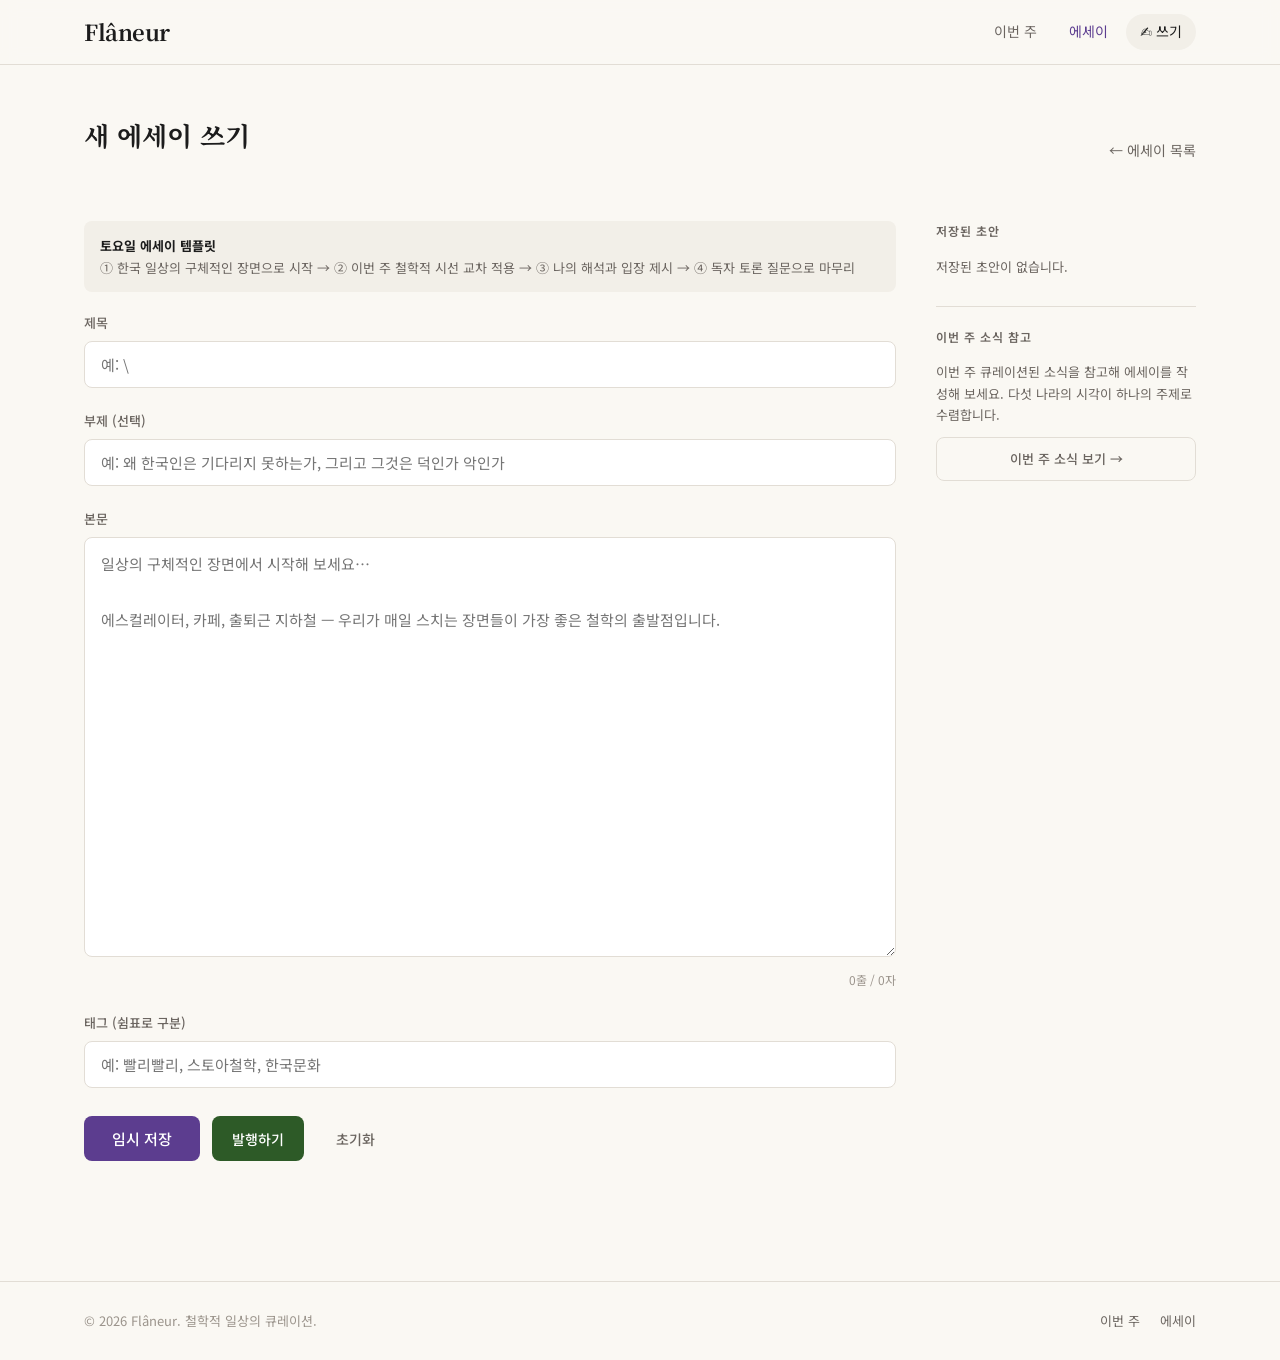
<file: write.html>
<!DOCTYPE html>
<html lang="ko">
<head>
  <meta charset="UTF-8">
  <meta name="viewport" content="width=device-width, initial-scale=1.0">
  <title>에세이 쓰기 — Flâneur</title>
  <link rel="stylesheet" href="css/style.css">
  <style>
    .write-layout {
      display: grid;
      grid-template-columns: 1fr 260px;
      gap: 40px;
      align-items: start;
    }
    .write-sidebar {
      position: sticky; top: 80px;
    }
    .write-sidebar__title {
      font-size: 12px; font-weight: 600;
      text-transform: uppercase; letter-spacing: 1px;
      color: var(--text-muted); margin-bottom: 14px;
    }
    .draft-item {
      background: var(--bg-card);
      border: 1px solid var(--border);
      border-radius: var(--radius);
      padding: 14px 16px;
      margin-bottom: 10px;
    }
    .draft-item__date {
      font-size: 11px; color: var(--text-light);
      margin-bottom: 4px;
    }
    .draft-item__title {
      font-size: 14px; font-weight: 500;
      color: var(--text); margin-bottom: 10px;
      line-height: 1.4;
    }
    .draft-item__actions {
      display: flex; gap: 8px;
    }
    .draft-item__btn {
      font-size: 12px; padding: 3px 10px;
      border-radius: 6px; border: 1px solid var(--border);
      color: var(--text-muted); background: var(--bg);
      cursor: pointer; transition: var(--transition);
    }
    .draft-item__btn:hover {
      border-color: var(--accent); color: var(--accent);
    }
    .draft-item__btn--delete:hover {
      border-color: #dc2626; color: #dc2626;
      background: #fef2f2;
    }
    .char-counter {
      font-size: 12px; color: var(--text-light);
      text-align: right; margin-top: 6px;
    }
    .write-hint {
      font-size: 13px; color: var(--text-muted);
      background: var(--bg-subtle);
      border-radius: var(--radius);
      padding: 14px 16px;
      line-height: 1.65;
      margin-bottom: 20px;
    }
    .write-hint strong { color: var(--text); }
    @media (max-width: 900px) {
      .write-layout { grid-template-columns: 1fr; }
      .write-sidebar { position: static; }
    }
  </style>
</head>
<body>

<!-- ── 헤더 ── -->
<header class="site-header">
  <div class="container">
    <a href="index.html" class="site-logo">
      <span class="site-logo__kr">Flâneur</span>
    </a>
    <nav class="site-nav">
      <a href="index.html" class="nav-link">이번 주</a>
      <a href="essay.html" class="nav-link nav-link--essay">에세이</a>
      <a href="write.html" class="nav-link active">✍ 쓰기</a>
    </nav>
  </div>
</header>

<!-- ── 쓰기 페이지 ── -->
<main class="write-page">
  <div class="container">
    <div style="display:flex;align-items:center;justify-content:space-between;margin-bottom:32px;flex-wrap:wrap;gap:12px">
      <h1 style="font-family:var(--font-serif);font-size:26px;font-weight:700" id="page-title">새 에세이 쓰기</h1>
      <a href="essay.html" style="font-size:14px;color:var(--text-muted)">← 에세이 목록</a>
    </div>

    <div class="write-layout">
      <!-- 에디터 -->
      <div>
        <div class="write-hint">
          <strong>토요일 에세이 템플릿</strong><br>
          ① 한국 일상의 구체적인 장면으로 시작 → ② 이번 주 철학적 시선 교차 적용 → ③ 나의 해석과 입장 제시 → ④ 독자 토론 질문으로 마무리
        </div>

        <input type="hidden" id="draft-id">

        <div class="form-group">
          <label class="form-label" for="essay-title-input">제목</label>
          <input type="text" class="form-input" id="essay-title-input"
            placeholder="예: \"빨리빨리\"와 스토아 — 속도의 철학">
        </div>

        <div class="form-group">
          <label class="form-label" for="essay-subtitle-input">부제 (선택)</label>
          <input type="text" class="form-input" id="essay-subtitle-input"
            placeholder="예: 왜 한국인은 기다리지 못하는가, 그리고 그것은 덕인가 악인가">
        </div>

        <div class="form-group">
          <label class="form-label" for="essay-body-input">본문</label>
          <textarea class="form-textarea" id="essay-body-input"
            placeholder="일상의 구체적인 장면에서 시작해 보세요…&#10;&#10;에스컬레이터, 카페, 출퇴근 지하철 — 우리가 매일 스치는 장면들이 가장 좋은 철학의 출발점입니다."></textarea>
          <div class="char-counter" id="char-counter">0줄 / 0자</div>
        </div>

        <div class="form-group">
          <label class="form-label" for="essay-tags-input">태그 (쉼표로 구분)</label>
          <input type="text" class="form-input" id="essay-tags-input"
            placeholder="예: 빨리빨리, 스토아철학, 한국문화">
        </div>

        <div class="write-actions">
          <button class="btn btn--save" id="save-btn">임시 저장</button>
          <button class="btn btn--primary" id="publish-btn">발행하기</button>
          <button class="btn btn--ghost" id="clear-btn">초기화</button>
        </div>
      </div>

      <!-- 사이드바 -->
      <aside class="write-sidebar">
        <div class="write-sidebar__title">저장된 초안</div>
        <div id="draft-list">
          <p style="color:var(--text-muted);font-size:13px;">저장된 초안이 없습니다.</p>
        </div>

        <div style="margin-top:28px;padding-top:20px;border-top:1px solid var(--border)">
          <div class="write-sidebar__title">이번 주 소식 참고</div>
          <p style="font-size:13px;color:var(--text-muted);line-height:1.65">
            이번 주 큐레이션된 소식을 참고해 에세이를 작성해 보세요. 다섯 나라의 시각이 하나의 주제로 수렴합니다.
          </p>
          <a href="index.html" class="btn btn--outline" style="margin-top:12px;width:100%;justify-content:center;font-size:13px">
            이번 주 소식 보기 →
          </a>
        </div>
      </aside>
    </div>
  </div>
</main>

<!-- ── 푸터 ── -->
<footer class="site-footer">
  <div class="container">
    <p class="footer-copy">© 2026 Flâneur. 철학적 일상의 큐레이션.</p>
    <nav class="footer-nav">
      <a href="index.html">이번 주</a>
      <a href="essay.html">에세이</a>
    </nav>
  </div>
</footer>

<div class="toast" id="toast"></div>

<script src="js/write.js"></script>
</body>
</html>
</file>
<file: css/style.css>
/* =========================================
   플라뇌르 — 글로벌 스타일
   ========================================= */

@import url('https://fonts.googleapis.com/css2?family=Noto+Serif+KR:wght@400;600;700&family=Noto+Sans+KR:wght@300;400;500&display=swap');

:root {
  --bg:         #faf8f3;
  --bg-card:    #ffffff;
  --bg-subtle:  #f2efe8;
  --text:       #1c1c1c;
  --text-muted: #6b6560;
  --text-light: #9b948c;
  --accent:     #2d5a27;
  --accent-lt:  #4a7c43;
  --gold:       #8b6914;
  --gold-lt:    #c4951e;
  --border:     #e2ddd5;
  --border-lt:  #ede9e1;
  --france:     #002395;
  --germany:    #d00;
  --italy:      #009246;
  --uk:         #012169;
  --usa:        #b22234;
  --essay:      #5c3d8f;
  --shadow-sm:  0 1px 4px rgba(0,0,0,.06);
  --shadow:     0 4px 16px rgba(0,0,0,.08);
  --shadow-lg:  0 8px 32px rgba(0,0,0,.12);
  --radius:     8px;
  --radius-lg:  14px;
  --font-serif: 'Noto Serif KR', Georgia, serif;
  --font-sans:  'Noto Sans KR', system-ui, sans-serif;
  --transition: 0.2s ease;
}

*, *::before, *::after { box-sizing: border-box; margin: 0; padding: 0; }

html { scroll-behavior: smooth; }

body {
  font-family: var(--font-sans);
  background: var(--bg);
  color: var(--text);
  line-height: 1.7;
  font-size: 15px;
  -webkit-font-smoothing: antialiased;
}

a { color: inherit; text-decoration: none; }
button { cursor: pointer; border: none; background: none; font-family: inherit; }
img { max-width: 100%; }

/* ── 레이아웃 ── */
.container { max-width: 1160px; margin: 0 auto; padding: 0 24px; }
.container--narrow { max-width: 780px; margin: 0 auto; padding: 0 24px; }

/* ── 헤더 ── */
.site-header {
  background: var(--bg);
  border-bottom: 1px solid var(--border);
  position: sticky; top: 0; z-index: 100;
  backdrop-filter: blur(8px);
  background: rgba(250,248,243,.92);
}
.site-header .container {
  display: flex; align-items: center;
  justify-content: space-between;
  height: 64px;
}
.site-logo {
  display: flex; align-items: baseline; gap: 10px;
}
.site-logo__kr {
  font-family: var(--font-serif);
  font-size: 22px; font-weight: 700;
  color: var(--text);
  letter-spacing: -.5px;
}
.site-logo__fr {
  font-size: 12px; color: var(--text-muted);
  font-style: italic; letter-spacing: .5px;
}
.site-nav { display: flex; align-items: center; gap: 4px; }
.nav-link {
  padding: 6px 14px; border-radius: 20px;
  font-size: 14px; color: var(--text-muted);
  transition: var(--transition);
}
.nav-link:hover, .nav-link.active {
  background: var(--bg-subtle);
  color: var(--text);
}
.nav-link--essay { color: var(--essay); }
.nav-link--essay:hover { background: #f0ebf8; }

/* ── 히어로 ── */
.hero {
  padding: 52px 0 40px;
  border-bottom: 1px solid var(--border);
}
.hero__week {
  font-size: 12px; font-weight: 500;
  text-transform: uppercase; letter-spacing: 1.5px;
  color: var(--accent); margin-bottom: 10px;
}
.hero__theme {
  font-family: var(--font-serif);
  font-size: clamp(26px, 4vw, 38px);
  font-weight: 700; line-height: 1.25;
  color: var(--text); margin-bottom: 12px;
  max-width: 680px;
}
.hero__sub {
  font-size: 15px; color: var(--text-muted);
  max-width: 540px;
}
.hero__meta {
  margin-top: 20px; display: flex;
  align-items: center; gap: 20px; flex-wrap: wrap;
}
.hero__count {
  font-size: 13px; color: var(--text-muted);
  display: flex; align-items: center; gap: 6px;
}
.hero__count strong { color: var(--accent); font-size: 15px; }
.saved-badge {
  display: flex; align-items: center; gap: 6px;
  font-size: 13px; color: var(--gold);
  padding: 4px 12px; border-radius: 20px;
  border: 1px solid var(--gold-lt);
  background: #fdf8ec; cursor: pointer;
  transition: var(--transition);
}
.saved-badge:hover { background: #faefd4; }
.saved-badge .count { font-weight: 600; }

/* ── 요일 탭 ── */
.day-tabs {
  padding: 24px 0 0;
}
.day-tabs__list {
  display: flex; gap: 4px; flex-wrap: wrap;
  border-bottom: 1px solid var(--border);
  padding-bottom: 0;
}
.day-tab {
  padding: 10px 18px; border-radius: 8px 8px 0 0;
  font-size: 14px; font-weight: 500;
  color: var(--text-muted); position: relative;
  border: 1px solid transparent;
  border-bottom: none; margin-bottom: -1px;
  transition: var(--transition);
}
.day-tab:hover { background: var(--bg-subtle); color: var(--text); }
.day-tab.active {
  background: var(--bg-card);
  color: var(--text);
  border-color: var(--border);
  border-bottom-color: var(--bg-card);
}
.day-tab__flag { font-size: 16px; margin-right: 4px; }

/* ── 뉴스 그리드 ── */
.news-section { padding: 32px 0 60px; }
.news-grid {
  display: grid;
  grid-template-columns: repeat(auto-fill, minmax(320px, 1fr));
  gap: 20px;
}

/* ── 뉴스 카드 ── */
.news-card {
  background: var(--bg-card);
  border: 1px solid var(--border);
  border-radius: var(--radius-lg);
  padding: 22px 22px 18px;
  cursor: pointer;
  transition: var(--transition);
  position: relative;
  display: flex; flex-direction: column;
  gap: 12px;
}
.news-card:hover {
  border-color: var(--border);
  box-shadow: var(--shadow);
  transform: translateY(-2px);
}
.news-card.saved {
  border-color: var(--gold-lt);
  background: #fffdf6;
}

.card-header {
  display: flex; align-items: center;
  justify-content: space-between;
}
.card-source {
  display: flex; align-items: center; gap: 7px;
  font-size: 12px; font-weight: 500;
  color: var(--text-muted);
}
.card-source__flag { font-size: 15px; }
.card-source__dot {
  width: 4px; height: 4px; border-radius: 50%;
  background: var(--border);
}
.card-country {
  font-size: 11px; font-weight: 500;
  padding: 2px 8px; border-radius: 10px;
  letter-spacing: .3px;
}
.card-country--france  { background: #e8ecf5; color: var(--france); }
.card-country--germany { background: #fce8e8; color: var(--germany); }
.card-country--italy   { background: #e6f4ec; color: var(--italy); }
.card-country--uk      { background: #e6eaf5; color: var(--uk); }
.card-country--usa     { background: #fdeaec; color: var(--usa); }

.save-btn {
  width: 32px; height: 32px;
  border-radius: 50%; border: 1px solid var(--border);
  background: var(--bg); color: var(--text-muted);
  display: flex; align-items: center; justify-content: center;
  font-size: 14px; flex-shrink: 0;
  transition: var(--transition);
}
.save-btn:hover { border-color: var(--gold-lt); color: var(--gold); background: #fdf8ec; }
.save-btn.saved { background: var(--gold); border-color: var(--gold); color: #fff; }

.card-title {
  font-family: var(--font-serif);
  font-size: 16px; font-weight: 600;
  line-height: 1.4; color: var(--text);
}
.card-summary {
  font-size: 14px; line-height: 1.65;
  color: var(--text-muted);
  display: -webkit-box;
  -webkit-line-clamp: 3;
  -webkit-box-orient: vertical;
  overflow: hidden;
}
.card-tags {
  display: flex; gap: 6px; flex-wrap: wrap;
  margin-top: auto;
}
.tag {
  font-size: 11px; font-weight: 500;
  padding: 3px 9px; border-radius: 10px;
  background: var(--bg-subtle);
  color: var(--text-muted);
}
.card-footer {
  display: flex; align-items: center;
  justify-content: space-between;
  padding-top: 10px;
  border-top: 1px solid var(--border-lt);
}
.read-more {
  font-size: 13px; font-weight: 500;
  color: var(--accent);
  display: flex; align-items: center; gap: 4px;
}
.read-more svg { width: 14px; height: 14px; }

/* ── 모달 ── */
.modal-overlay {
  position: fixed; inset: 0;
  background: rgba(28,28,28,.55);
  backdrop-filter: blur(4px);
  z-index: 200;
  display: flex; align-items: flex-start;
  justify-content: center;
  padding: 40px 20px;
  overflow-y: auto;
  opacity: 0; visibility: hidden;
  transition: var(--transition);
}
.modal-overlay.open { opacity: 1; visibility: visible; }

.modal {
  background: var(--bg-card);
  border-radius: var(--radius-lg);
  width: 100%; max-width: 700px;
  padding: 40px 44px 44px;
  position: relative;
  transform: translateY(20px);
  transition: var(--transition);
  box-shadow: var(--shadow-lg);
}
.modal-overlay.open .modal { transform: translateY(0); }

.modal-close {
  position: absolute; top: 18px; right: 18px;
  width: 36px; height: 36px; border-radius: 50%;
  background: var(--bg-subtle); color: var(--text-muted);
  display: flex; align-items: center; justify-content: center;
  font-size: 18px; line-height: 1;
  transition: var(--transition);
}
.modal-close:hover { background: var(--border); color: var(--text); }

.modal-meta {
  display: flex; align-items: center; gap: 10px;
  margin-bottom: 20px; flex-wrap: wrap;
}
.modal-day {
  font-size: 12px; font-weight: 500;
  color: var(--text-light); letter-spacing: .5px;
}
.modal-source {
  font-size: 12px; color: var(--text-muted);
  display: flex; align-items: center; gap: 5px;
}
.modal-title {
  font-family: var(--font-serif);
  font-size: clamp(20px, 3vw, 26px);
  font-weight: 700; line-height: 1.3;
  color: var(--text); margin-bottom: 16px;
}
.modal-body {
  font-size: 15px; line-height: 1.85;
  color: var(--text);
  white-space: pre-line;
  margin-bottom: 28px;
}
.modal-actions {
  display: flex; align-items: center;
  gap: 12px; flex-wrap: wrap;
  padding-top: 20px;
  border-top: 1px solid var(--border);
}
.btn {
  display: inline-flex; align-items: center; gap: 7px;
  padding: 10px 20px; border-radius: 8px;
  font-size: 14px; font-weight: 500;
  transition: var(--transition);
}
.btn--primary {
  background: var(--accent); color: #fff;
}
.btn--primary:hover { background: var(--accent-lt); }
.btn--outline {
  border: 1px solid var(--border);
  color: var(--text-muted);
  background: var(--bg);
}
.btn--outline:hover { border-color: var(--gold-lt); color: var(--gold); background: #fdf8ec; }
.btn--outline.saved {
  border-color: var(--gold); color: var(--gold);
  background: #fdf8ec;
}
.btn--ghost { color: var(--text-muted); }
.btn--ghost:hover { color: var(--text); }

/* ── 에세이 섹션 ── */
.essay-section {
  padding: 48px 0;
  border-top: 2px solid var(--border);
}
.section-label {
  display: flex; align-items: center; gap: 10px;
  margin-bottom: 28px;
}
.section-label__title {
  font-size: 12px; font-weight: 600;
  text-transform: uppercase; letter-spacing: 1.5px;
  color: var(--text-muted);
}
.section-label__line {
  flex: 1; height: 1px; background: var(--border);
}

.essay-card {
  background: var(--bg-card);
  border: 1px solid var(--border);
  border-radius: var(--radius-lg);
  padding: 32px 36px;
  display: grid; grid-template-columns: 1fr auto;
  gap: 20px; align-items: start;
  cursor: pointer; transition: var(--transition);
}
.essay-card:hover {
  box-shadow: var(--shadow);
  border-color: #d4c8f0;
}
.essay-card__label {
  font-size: 11px; font-weight: 600;
  letter-spacing: 1px; text-transform: uppercase;
  color: var(--essay); margin-bottom: 8px;
}
.essay-card__title {
  font-family: var(--font-serif);
  font-size: 22px; font-weight: 700;
  line-height: 1.3; color: var(--text);
  margin-bottom: 6px;
}
.essay-card__subtitle {
  font-size: 14px; color: var(--text-muted);
  line-height: 1.5; margin-bottom: 16px;
}
.essay-card__excerpt {
  font-size: 14px; line-height: 1.7;
  color: var(--text-muted);
  display: -webkit-box;
  -webkit-line-clamp: 3;
  -webkit-box-orient: vertical;
  overflow: hidden;
}
.essay-card__meta {
  font-size: 12px; color: var(--text-light);
  margin-top: 16px;
}
.essay-card__arrow {
  width: 44px; height: 44px; border-radius: 50%;
  background: var(--bg-subtle); color: var(--essay);
  display: flex; align-items: center; justify-content: center;
  font-size: 18px; flex-shrink: 0;
  align-self: center;
  transition: var(--transition);
}
.essay-card:hover .essay-card__arrow {
  background: #f0ebf8;
}

/* ── 저장함 패널 ── */
.saved-panel {
  position: fixed; top: 0; right: 0;
  width: 380px; height: 100vh;
  height: 100dvh;   /* 모바일 툴바 높이를 제외한 실제 보이는 영역 기준 */
  background: var(--bg-card);
  border-left: 1px solid var(--border);
  z-index: 150;
  transform: translateX(100%);
  transition: transform 0.3s ease;
  display: flex; flex-direction: column;
  box-shadow: var(--shadow-lg);
}
.saved-panel.open { transform: translateX(0); }

.saved-panel__header {
  padding: 24px 24px 18px;
  border-bottom: 1px solid var(--border);
  display: flex; align-items: center;
  justify-content: space-between;
}
.saved-panel__title {
  font-family: var(--font-serif);
  font-size: 18px; font-weight: 700;
}
.saved-panel__body {
  flex: 1; overflow-y: auto;
  padding: 16px;
  display: flex; flex-direction: column; gap: 10px;
}
.saved-item {
  background: var(--bg);
  border: 1px solid var(--border);
  border-radius: var(--radius);
  padding: 14px 16px;
  cursor: pointer;
  transition: var(--transition);
  position: relative;
}
.saved-item:hover { border-color: var(--gold-lt); background: #fffdf6; }
.saved-item__source {
  font-size: 11px; color: var(--text-light);
  margin-bottom: 4px;
}
.saved-item__clip {
  font-size: 13px; color: var(--text);
  line-height: 1.6;
  border-left: 3px solid var(--gold-lt);
  padding-left: 10px;
  margin: 6px 0 6px;
  font-style: italic;
}
.saved-item__title {
  font-size: 12px; font-weight: 400;
  color: var(--text-muted); margin-top: 4px;
}
.saved-item.editing { cursor: default; }
.saved-item__btns {
  position: absolute; top: 10px; right: 10px;
  display: flex; gap: 4px;
}
.saved-item__edit,
.saved-item__remove {
  width: 24px; height: 24px; border-radius: 50%;
  background: var(--bg-subtle); color: var(--text-light);
  display: flex; align-items: center; justify-content: center;
  font-size: 12px; transition: var(--transition);
}
.saved-item__edit:hover { background: #e0f0ff; color: #2563eb; }
.saved-item__remove:hover { background: #fee2e2; color: #dc2626; }
.saved-item__textarea {
  width: 100%; box-sizing: border-box;
  font-family: inherit;
  font-size: 13px; color: var(--text);
  background: var(--bg-subtle);
  border: 1px solid var(--accent);
  border-radius: var(--radius);
  padding: 8px 10px;
  resize: vertical; line-height: 1.6;
  min-height: 90px;
  transition: border-color 0.15s;
}
.saved-item__textarea:focus { outline: none; }
.saved-item__edit-actions {
  display: flex; gap: 6px; justify-content: flex-end;
  margin-top: 8px;
}
.saved-item__save {
  padding: 5px 14px;
  background: var(--accent); color: #fff;
  border-radius: var(--radius);
  font-size: 12px; font-weight: 600; cursor: pointer;
}
.saved-item__cancel {
  padding: 5px 12px;
  background: var(--bg-subtle);
  border: 1px solid var(--border);
  border-radius: var(--radius);
  font-size: 12px; color: var(--text-muted); cursor: pointer;
}
.saved-empty {
  text-align: center; padding: 40px 20px;
  color: var(--text-muted); font-size: 14px;
}
.saved-panel__footer {
  padding: 16px;
  padding-bottom: calc(16px + env(safe-area-inset-bottom));  /* iOS 홈 인디케이터 대응 */
  border-top: 1px solid var(--border);
  flex-shrink: 0;   /* 본문이 길어도 footer가 눌리지 않게 */
}

/* ── 구절 저장 툴팁 ── */
.clip-tooltip {
  position: fixed;
  z-index: 9999;
  transform: translateX(-50%);
  background: var(--accent);
  border-radius: 20px;
  padding: 7px 16px;
  box-shadow: 0 4px 12px rgba(0,0,0,0.2);
  pointer-events: auto;
}
.clip-tooltip::after {
  content: '';
  position: absolute;
  top: 100%; left: 50%;
  transform: translateX(-50%);
  border: 6px solid transparent;
  border-top-color: var(--accent);
}
.clip-tooltip button {
  color: #fff;
  font-size: 13px;
  font-weight: 600;
  white-space: nowrap;
  letter-spacing: 0.01em;
}

/* ── 에세이 페이지 ── */
.essay-page { padding: 60px 0 80px; }
.essay-back {
  display: inline-flex; align-items: center; gap: 6px;
  font-size: 14px; color: var(--text-muted);
  margin-bottom: 36px;
  transition: var(--transition);
}
.essay-back:hover { color: var(--text); }
.essay-header { margin-bottom: 36px; }
.essay-header__label {
  font-size: 11px; font-weight: 600;
  letter-spacing: 1px; text-transform: uppercase;
  color: var(--essay); margin-bottom: 12px;
}
.essay-header__title {
  font-family: var(--font-serif);
  font-size: clamp(26px, 4vw, 40px);
  font-weight: 700; line-height: 1.2;
  color: var(--text); margin-bottom: 10px;
}
.essay-header__subtitle {
  font-size: 17px; color: var(--text-muted);
  line-height: 1.5; margin-bottom: 16px;
}
.essay-header__meta {
  font-size: 13px; color: var(--text-light);
  display: flex; align-items: center; gap: 14px;
}
.essay-divider {
  width: 48px; height: 3px;
  background: var(--essay); border-radius: 2px;
  margin: 32px 0;
}
.essay-body {
  font-size: 16px; line-height: 2;
  color: var(--text); white-space: pre-line;
}
.essay-body p { margin-bottom: 1.6em; }

/* ── 글쓰기 에디터 ── */
.write-page { padding: 48px 0 80px; }
.write-page h1 {
  font-family: var(--font-serif);
  font-size: 28px; font-weight: 700;
  margin-bottom: 32px;
}
.form-group { margin-bottom: 22px; }
.form-label {
  display: block; font-size: 13px; font-weight: 500;
  color: var(--text-muted); margin-bottom: 7px;
}
.form-input, .form-textarea {
  width: 100%; padding: 12px 16px;
  border: 1px solid var(--border);
  border-radius: var(--radius);
  background: var(--bg-card); color: var(--text);
  font-family: var(--font-sans); font-size: 15px;
  transition: var(--transition);
}
.form-input:focus, .form-textarea:focus {
  outline: none;
  border-color: var(--essay);
  box-shadow: 0 0 0 3px rgba(92,61,143,.1);
}
.form-textarea {
  resize: vertical; min-height: 420px;
  line-height: 1.85;
}
.write-actions {
  display: flex; gap: 12px; margin-top: 28px;
}
.btn--save {
  background: var(--essay); color: #fff;
  padding: 12px 28px; font-size: 15px;
}
.btn--save:hover { background: #6d4fa8; }

/* ── 토스트 ── */
.toast {
  position: fixed; bottom: 28px; left: 50%;
  transform: translateX(-50%) translateY(20px);
  background: var(--text); color: #fff;
  padding: 12px 22px; border-radius: 24px;
  font-size: 14px; font-weight: 500;
  z-index: 300; opacity: 0;
  transition: all 0.25s ease;
  pointer-events: none;
}
.toast.show {
  opacity: 1; transform: translateX(-50%) translateY(0);
}

/* ── 빈 상태 ── */
.empty-state {
  text-align: center; padding: 60px 20px;
  color: var(--text-muted);
}
.empty-state__icon { font-size: 40px; margin-bottom: 12px; }
.empty-state__text { font-size: 15px; }

/* ── 푸터 ── */
.site-footer {
  border-top: 1px solid var(--border);
  padding: 28px 0;
  margin-top: 40px;
}
.site-footer .container {
  display: flex; align-items: center;
  justify-content: space-between; flex-wrap: wrap; gap: 12px;
}
.footer-copy {
  font-size: 13px; color: var(--text-light);
}
.footer-nav {
  display: flex; gap: 20px;
}
.footer-nav a {
  font-size: 13px; color: var(--text-muted);
  transition: var(--transition);
}
.footer-nav a:hover { color: var(--text); }

/* ── 공개 화면 — 인트로 ── */
.flaneur-intro {
  padding: 72px 0 60px;
  border-bottom: 1px solid var(--border);
}
.flaneur-intro__label {
  font-size: 11px; font-weight: 600;
  letter-spacing: 2px; text-transform: uppercase;
  color: var(--accent); margin-bottom: 16px;
}
.flaneur-intro__title {
  font-family: var(--font-serif);
  font-size: clamp(30px, 5vw, 48px);
  font-weight: 700; line-height: 1.2;
  color: var(--text); margin-bottom: 18px;
}
.flaneur-intro__desc {
  font-size: 16px; line-height: 1.8;
  color: var(--text-muted);
  word-break: keep-all; overflow-wrap: break-word;
}

/* ── 공개 화면 — 최신 에세이 ── */
.latest-essay-section {
  padding: 56px 0 0;
}
.latest-essay-card {
  background: var(--bg-card);
  border: 1px solid var(--border);
  border-radius: var(--radius-lg);
  padding: 36px 40px 32px;
  cursor: pointer;
  transition: var(--transition);
  margin-bottom: 4px;
}
.latest-essay-card:hover {
  box-shadow: var(--shadow);
  border-color: #d4c8f0;
}
.latest-essay-card__skeleton {
  color: var(--text-muted); font-size: 14px; padding: 20px 0;
}
.latest-essay__label {
  font-size: 11px; font-weight: 600;
  letter-spacing: 1px; text-transform: uppercase;
  color: var(--essay); margin-bottom: 10px;
}
.latest-essay__title {
  font-family: var(--font-serif);
  font-size: clamp(18px, 2.5vw, 22px);
  font-weight: 700; line-height: 1.25;
  color: var(--text); margin-bottom: 8px;
  word-break: keep-all; overflow-wrap: break-word;
}
.latest-essay__subtitle {
  font-size: 15px; color: var(--text-muted);
  line-height: 1.6; margin-bottom: 18px;
}
.latest-essay__excerpt {
  font-size: 15px; line-height: 1.8;
  color: var(--text-muted);
  display: -webkit-box;
  -webkit-line-clamp: 4;
  -webkit-box-orient: vertical;
  overflow: hidden;
  margin-bottom: 22px;
}
.latest-essay__footer {
  display: flex; align-items: center;
  justify-content: space-between; flex-wrap: wrap; gap: 12px;
  padding-top: 18px;
  border-top: 1px solid var(--border-lt);
}
.latest-essay__meta {
  font-size: 13px; color: var(--text-light);
}
.latest-essay__btn {
  display: inline-flex; align-items: center; gap: 6px;
  font-size: 14px; font-weight: 500;
  color: var(--essay);
  padding: 8px 18px; border-radius: 8px;
  border: 1px solid #d4c8f0;
  background: #f8f4ff;
  transition: var(--transition);
}
.latest-essay__btn:hover { background: #f0ebf8; border-color: #c4b8e8; }

/* ── 공개 화면 — 에세이 아카이브 ── */
.essay-archive-section {
  padding: 48px 0 64px;
}
.archive-list {
  display: flex; flex-direction: column; gap: 0;
}
.archive-item {
  display: flex; align-items: flex-start;
  gap: 20px; padding: 20px 0;
  border-bottom: 1px solid var(--border-lt);
  cursor: pointer;
  transition: var(--transition);
  text-decoration: none; color: inherit;
}
.archive-item:first-child { border-top: 1px solid var(--border-lt); }
.archive-item:hover { background: transparent; }
.archive-item:hover .archive-item__title { color: var(--essay); }
.archive-item--latest .archive-item__title { color: var(--essay); }
.archive-item__date {
  flex-shrink: 0; width: auto;
  font-size: 12px; color: var(--text-light);
  padding-top: 2px;
  white-space: nowrap;
}
.archive-item__body { flex: 1; min-width: 0; }
.archive-item__title {
  font-family: var(--font-serif);
  font-size: 17px; font-weight: 600;
  line-height: 1.3; color: var(--text);
  margin-bottom: 4px;
  transition: var(--transition);
  word-break: keep-all; overflow-wrap: break-word;
}
.archive-item__subtitle {
  font-size: 13px; color: var(--text-muted);
  line-height: 1.5;
  word-break: keep-all; overflow-wrap: break-word;
}
.archive-item__arrow {
  flex-shrink: 0; font-size: 16px;
  color: var(--text-light); align-self: center;
  transition: var(--transition);
}
.archive-item:hover .archive-item__arrow { color: var(--essay); transform: translateX(3px); }

/* ── 공개 화면 — 소개 ── */
.about-section {
  padding: 56px 0 64px;
  border-top: 1px solid var(--border);
}
.about-text {
  display: flex; flex-direction: column; gap: 18px;
}
.about-text p {
  font-size: 15px; line-height: 1.85;
  color: var(--text-muted);
  word-break: keep-all; overflow-wrap: break-word;
}

/* ── PIN 모달 ── */
.pin-overlay {
  position: fixed; inset: 0;
  background: rgba(28,28,28,.6);
  backdrop-filter: blur(6px);
  z-index: 250;
  display: flex; align-items: center; justify-content: center;
  padding: 24px;
  opacity: 0; visibility: hidden;
  transition: var(--transition);
}
.pin-overlay.open { opacity: 1; visibility: visible; }

.pin-modal {
  background: var(--bg-card);
  border-radius: var(--radius-lg);
  padding: 44px 40px 40px;
  width: 100%; max-width: 380px;
  position: relative;
  text-align: center;
  box-shadow: var(--shadow-lg);
  transform: translateY(16px);
  transition: var(--transition);
}
.pin-overlay.open .pin-modal { transform: translateY(0); }

.pin-modal__icon {
  font-size: 36px; margin-bottom: 16px;
  line-height: 1;
}
.pin-modal__title {
  font-family: var(--font-serif);
  font-size: 22px; font-weight: 700;
  margin-bottom: 8px;
}
.pin-modal__desc {
  font-size: 14px; color: var(--text-muted);
  line-height: 1.6; margin-bottom: 24px;
}
.pin-input {
  width: 100%; padding: 13px 16px;
  border: 1.5px solid var(--border);
  border-radius: var(--radius);
  background: var(--bg);
  font-size: 18px; letter-spacing: 6px;
  text-align: center; color: var(--text);
  font-family: var(--font-sans);
  transition: var(--transition);
  margin-bottom: 8px;
}
.pin-input:focus {
  outline: none;
  border-color: var(--accent);
  box-shadow: 0 0 0 3px rgba(45,90,39,.1);
}
.pin-error {
  font-size: 13px; color: #dc2626;
  min-height: 20px; margin-bottom: 14px;
}

/* ── 운영자 배지 / 나가기 버튼 ── */
.owner-badge {
  font-size: 11px; font-weight: 600;
  letter-spacing: .8px; text-transform: uppercase;
  color: var(--accent); padding: 4px 10px;
  border: 1px solid var(--accent);
  border-radius: 10px; margin-right: 4px;
  opacity: .8;
}
.nav-link--exit {
  color: var(--text-light);
  font-size: 13px;
}
.nav-link--exit:hover { color: #dc2626; background: #fee2e2; }

/* ── 아이콘 버튼 (운영자 모드) ── */
.nav-icon-btn {
  position: relative;
  width: 34px; height: 34px;
  padding: 0;
  display: inline-flex; align-items: center; justify-content: center;
  font-size: 15px;
  border-radius: 50%;
}
.nav-icon-btn::after {
  content: attr(data-tooltip);
  position: absolute;
  top: calc(100% + 8px);
  left: 50%;
  transform: translateX(-50%);
  background: var(--text);
  color: #fff;
  font-size: 11px;
  padding: 3px 8px;
  border-radius: 4px;
  white-space: nowrap;
  opacity: 0;
  pointer-events: none;
  transition: opacity .15s;
  z-index: 200;
}
.nav-icon-btn:hover::after { opacity: 1; }

/* ── 반응형 ── */
@media (max-width: 768px) {
  .site-header .container { height: 56px; }
  .site-logo__fr { display: none; }
  .nav-link { padding: 6px 10px; font-size: 13px; }
  .hero { padding: 36px 0 28px; }
  .modal { padding: 28px 22px; }
  .essay-card { grid-template-columns: 1fr; }
  .essay-card__arrow { display: none; }
  .saved-panel { width: 100%; }
  .day-tab { padding: 8px 12px; font-size: 13px; }
  .news-grid { grid-template-columns: 1fr; }
  .flaneur-intro { padding: 48px 0 40px; }
  .latest-essay-card { padding: 24px 20px; }
  .archive-item { gap: 12px; }
  .archive-item__date { width: auto; }
  .pin-modal { padding: 36px 24px 32px; }
  .owner-badge { display: none; }
}

@media (max-width: 480px) {
  .container { padding: 0 16px; }
  .container--narrow { padding: 0 16px; }
  .modal { padding: 22px 18px; }
}

/* ── 스크롤바 ── */
::-webkit-scrollbar { width: 6px; }
::-webkit-scrollbar-track { background: transparent; }
::-webkit-scrollbar-thumb { background: var(--border); border-radius: 3px; }
::-webkit-scrollbar-thumb:hover { background: var(--text-light); }

/* ── 애니메이션 ── */
@keyframes fadeIn {
  from { opacity: 0; transform: translateY(8px); }
  to   { opacity: 1; transform: translateY(0); }
}
.animate-in { animation: fadeIn 0.3s ease both; }
@media (prefers-reduced-motion: reduce) {
  .animate-in { animation: none; opacity: 1; transform: none; }
}
</file>
<file: css/admin.css>
/* =========================================
   플라뇌르 관리자 패널 스타일
   ========================================= */

.admin-layout {
  display: grid;
  grid-template-columns: 280px 1fr;
  min-height: calc(100vh - 64px);
}

/* ── 사이드바 ── */
.admin-sidebar {
  background: var(--bg-card);
  border-right: 1px solid var(--border);
  padding: 24px 16px;
  position: sticky;
  top: 64px;
  height: calc(100vh - 64px);
  overflow-y: auto;
}
.admin-sidebar__title {
  font-size: 11px; font-weight: 600;
  text-transform: uppercase; letter-spacing: 1px;
  color: var(--text-muted); padding: 0 8px;
  margin-bottom: 8px; margin-top: 20px;
}
.admin-sidebar__title:first-child { margin-top: 0; }

.source-btn {
  display: flex; align-items: center; gap: 10px;
  width: 100%; padding: 10px 10px;
  border-radius: var(--radius); text-align: left;
  font-size: 13px; color: var(--text-muted);
  transition: var(--transition);
  border: 1px solid transparent;
}
.source-btn:hover { background: var(--bg-subtle); color: var(--text); }
.source-btn.active {
  background: var(--bg-subtle);
  color: var(--text);
  border-color: var(--border);
}
.source-btn__flag { font-size: 16px; flex-shrink: 0; }
.source-btn__info { min-width: 0; }
.source-btn__name { font-weight: 500; color: var(--text); font-size: 13px; }
.source-btn__day  { font-size: 11px; color: var(--text-light); }
.source-btn__badge {
  margin-left: auto; flex-shrink: 0;
  font-size: 10px; padding: 2px 6px;
  border-radius: 8px;
}
.source-btn__badge--yt { background: #fee2e2; color: #dc2626; }
.source-btn__badge--rss { background: #fef3c7; color: #d97706; }

.admin-week-info {
  margin: 0 8px 16px;
  padding: 12px;
  background: var(--bg-subtle);
  border-radius: var(--radius);
  font-size: 12px;
  color: var(--text-muted);
  line-height: 1.6;
}
.admin-week-info strong { color: var(--accent); display: block; margin-bottom: 4px; }

/* ── 메인 콘텐츠 ── */
.admin-main {
  padding: 32px 36px;
  max-width: 900px;
}

.admin-header {
  margin-bottom: 28px;
}
.admin-header h2 {
  font-family: var(--font-serif);
  font-size: 22px; font-weight: 700;
  margin-bottom: 6px;
}
.admin-header p { font-size: 14px; color: var(--text-muted); }

/* ── RSS 피드 목록 ── */
.feed-section { margin-bottom: 40px; }
.feed-section__header {
  display: flex; align-items: center;
  justify-content: space-between;
  margin-bottom: 16px;
}
.feed-section__title {
  font-size: 14px; font-weight: 600;
  display: flex; align-items: center; gap: 8px;
}
.feed-status {
  font-size: 12px; color: var(--text-muted);
}
.feed-status--loading { color: var(--gold); }
.feed-status--error   { color: #dc2626; }
.feed-status--ok      { color: var(--accent); }

.feed-list { display: flex; flex-direction: column; gap: 10px; }

.feed-item {
  background: var(--bg-card);
  border: 1px solid var(--border);
  border-radius: var(--radius-lg);
  padding: 16px 18px;
  display: grid;
  grid-template-columns: 1fr auto;
  gap: 14px;
  align-items: start;
  transition: var(--transition);
}
.feed-item:hover { border-color: var(--accent-lt); }
.feed-item.selected {
  border-color: var(--accent);
  background: #f0f6ef;
}
.feed-item__date {
  font-size: 11px; color: var(--text-light);
  margin-bottom: 5px;
}
.feed-item__title {
  font-size: 14px; font-weight: 500;
  line-height: 1.4; color: var(--text);
  margin-bottom: 6px;
}
.feed-item__desc {
  font-size: 13px; color: var(--text-muted);
  line-height: 1.55;
  display: -webkit-box;
  -webkit-line-clamp: 2;
  -webkit-box-orient: vertical;
  overflow: hidden;
}
.feed-item__actions {
  display: flex; flex-direction: column;
  gap: 6px; flex-shrink: 0;
}
.feed-item__btn {
  font-size: 12px; padding: 6px 12px;
  border-radius: 6px; white-space: nowrap;
  transition: var(--transition);
}
.feed-item__btn--select {
  background: var(--accent); color: #fff;
}
.feed-item__btn--select:hover { background: var(--accent-lt); }
.feed-item__btn--select.selected {
  background: var(--bg-subtle);
  color: var(--accent);
  border: 1px solid var(--accent);
}
.feed-item__btn--link {
  background: var(--bg-subtle);
  color: var(--text-muted);
  border: 1px solid var(--border);
}
.feed-item__btn--link:hover { color: var(--text); }

/* ── 클릭형 피드 아이템 ── */
.feed-item--clickable {
  cursor: pointer;
  display: block;
}
.feed-item--clickable .feed-item__hint {
  font-size: 11px; color: var(--accent);
  opacity: 0; transition: opacity 0.15s;
  margin-top: 6px;
}
.feed-item--clickable:hover .feed-item__hint { opacity: 1; }
.feed-item--expanded {
  border-color: var(--accent);
  border-bottom-left-radius: 0;
  border-bottom-right-radius: 0;
  background: #f9fdfb;
}
.feed-item--expanded .feed-item__hint { opacity: 0 !important; }

/* ── 번역 펼침 패널 ── */
.feed-expand {
  background: #f9fdfb;
  border: 1px solid var(--accent);
  border-top: none;
  border-radius: 0 0 var(--radius-lg) var(--radius-lg);
  padding: 20px 18px 18px;
  margin-bottom: 10px;
}
.feed-expand__loading {
  font-size: 13px; color: var(--text-muted);
  padding: 4px 0;
}
.feed-expand__title {
  font-size: 15px; font-weight: 600;
  color: var(--text); line-height: 1.45;
  margin-bottom: 10px;
}
.feed-expand__desc {
  font-size: 13px; color: var(--text-muted);
  line-height: 1.75; margin-bottom: 16px;
  white-space: pre-wrap;
}
.feed-expand__actions {
  display: flex; gap: 10px; flex-wrap: wrap;
}

/* ── 편집 폼 ── */
.edit-panel {
  background: var(--bg-card);
  border: 1px solid var(--border);
  border-radius: var(--radius-lg);
  padding: 28px;
  margin-top: 24px;
}
.edit-panel__title {
  font-family: var(--font-serif);
  font-size: 18px; font-weight: 700;
  margin-bottom: 20px;
  padding-bottom: 16px;
  border-bottom: 1px solid var(--border);
}
.form-row {
  display: grid;
  grid-template-columns: 1fr 1fr;
  gap: 16px;
}
@media (max-width: 700px) { .form-row { grid-template-columns: 1fr; } }

.field-hint {
  font-size: 11px; color: var(--text-light);
  margin-top: 4px;
}
.field-hint--short  { color: var(--text-muted); }
.field-hint--ok     { color: #4caf82; }
.field-hint--long   { color: var(--accent); }

/* ── 이번 주 목록 ── */
.week-items { margin-top: 40px; }
.week-items__header {
  display: flex; align-items: center;
  justify-content: space-between; margin-bottom: 16px;
}
.week-items__title {
  font-size: 16px; font-weight: 600;
}
.week-items__count {
  font-size: 13px; color: var(--text-muted);
}
.week-item {
  background: var(--bg-card);
  border: 1px solid var(--border);
  border-radius: var(--radius);
  padding: 14px 16px;
  display: flex; align-items: start;
  gap: 14px; margin-bottom: 8px;
  transition: var(--transition);
}
.week-item:hover { border-color: var(--border); box-shadow: var(--shadow-sm); }
.week-item__drag {
  color: var(--text-light); cursor: grab;
  font-size: 16px; padding-top: 2px;
  flex-shrink: 0;
}
.week-item__info { flex: 1; min-width: 0; }
.week-item__meta {
  font-size: 11px; color: var(--text-light); margin-bottom: 4px;
}
.week-item__title {
  font-size: 14px; font-weight: 500; color: var(--text);
  line-height: 1.4;
  white-space: nowrap; overflow: hidden; text-overflow: ellipsis;
}
.week-item__actions { display: flex; gap: 6px; flex-shrink: 0; }
.week-item__btn {
  font-size: 11px; padding: 4px 10px;
  border-radius: 6px; border: 1px solid var(--border);
  color: var(--text-muted); background: var(--bg);
  transition: var(--transition);
}
.week-item__btn:hover { color: var(--text); border-color: var(--text-muted); }
.week-item__btn--delete:hover { color: #dc2626; border-color: #dc2626; background: #fef2f2; }

/* ── 주간 발행 ── */
.publish-bar {
  position: sticky; bottom: 0;
  background: var(--bg-card);
  border-top: 1px solid var(--border);
  padding: 16px 36px;
  display: flex; align-items: center;
  justify-content: space-between;
  box-shadow: 0 -4px 16px rgba(0,0,0,.06);
  z-index: 50;
}
.publish-bar__info { font-size: 14px; color: var(--text-muted); }
.publish-bar__info strong { color: var(--text); }
.publish-bar__actions { display: flex; gap: 10px; }

/* ── API 키 설정 ── */
.api-notice {
  background: #fef8ec;
  border: 1px solid #f5d87a;
  border-radius: var(--radius);
  padding: 14px 18px;
  font-size: 13px;
  color: #92600a;
  line-height: 1.65;
  margin-bottom: 20px;
}
.api-notice a { color: var(--gold); text-decoration: underline; }
.api-key-form {
  display: flex; gap: 10px; margin-top: 10px;
}
.api-key-input {
  flex: 1; padding: 8px 12px;
  border: 1px solid #f5d87a;
  border-radius: 6px; font-size: 13px;
  background: #fff; color: var(--text);
}
.api-key-input:focus {
  outline: none; border-color: var(--gold);
}
.api-key-btn {
  padding: 8px 16px; border-radius: 6px;
  background: var(--gold); color: #fff;
  font-size: 13px; font-weight: 500;
}

/* ── 탭 ── */
.admin-tabs {
  display: flex; gap: 0;
  border-bottom: 1px solid var(--border);
  margin-bottom: 28px;
}
.admin-tab {
  padding: 10px 20px;
  font-size: 14px; font-weight: 500;
  color: var(--text-muted);
  border-bottom: 2px solid transparent;
  margin-bottom: -1px;
  transition: var(--transition);
}
.admin-tab:hover { color: var(--text); }
.admin-tab.active { color: var(--accent); border-bottom-color: var(--accent); }

/* ── 반응형 ── */
@media (max-width: 900px) {
  .admin-layout { grid-template-columns: 1fr; }
  .admin-sidebar {
    position: static; height: auto;
    display: flex; flex-wrap: wrap; gap: 6px;
    padding: 16px;
  }
  .admin-sidebar__title { width: 100%; }
  .source-btn { width: auto; flex-direction: row; }
  .admin-main { padding: 20px 16px; }
  .publish-bar { padding: 14px 16px; }
}
</file>
